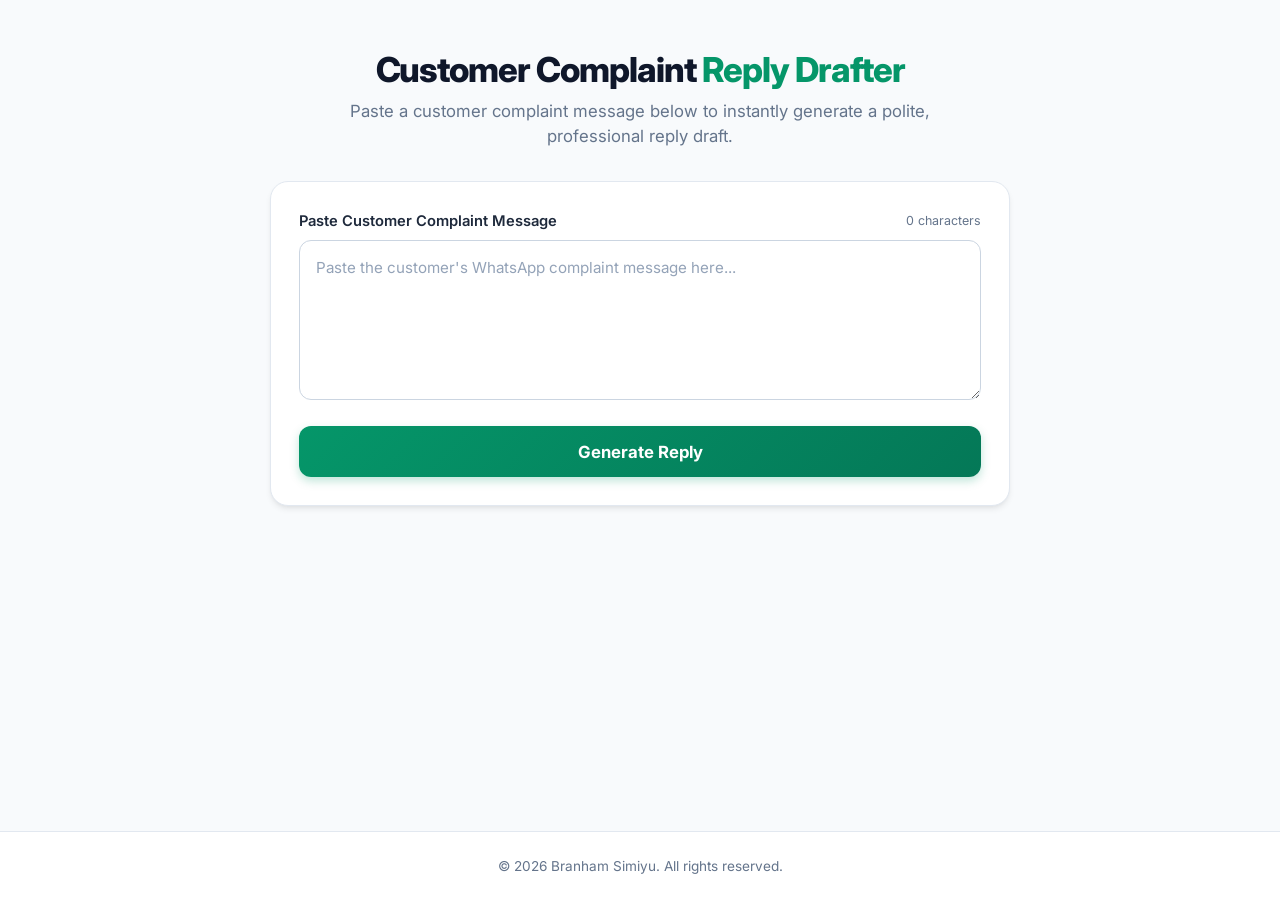
<file: Week4/day-20/templates/index.html>
<!DOCTYPE html>
<html lang="en">
<head>
  <meta charset="UTF-8">
  <meta name="viewport" content="width=device-width, initial-scale=1.0">
  <title>Customer Complaint Reply Drafter</title>
  <link rel="preconnect" href="https://fonts.googleapis.com">
  <link rel="preconnect" href="https://fonts.gstatic.com" crossorigin>
  <link href="https://fonts.googleapis.com/css2?family=Inter:wght@400;500;600;700;800&display=swap" rel="stylesheet">
  <style>
    :root {
      --primary: #059669;
      --primary-dark: #047857;
      --primary-light: #ecfdf5;
      --accent: #25D366; /* WhatsApp Green */
      --accent-dark: #128C7E;
      --surface: #ffffff;
      --bg: #f8fafc;
      --card-border: #e2e8f0;
      --text-main: #0f172a;
      --text-muted: #64748b;
      --radius-sm: 8px;
      --radius-md: 12px;
      --radius-lg: 18px;
      --shadow-md: 0 4px 6px -1px rgb(0 0 0 / 0.08), 0 2px 4px -2px rgb(0 0 0 / 0.05);
    }

    * {
      box-sizing: border-box;
      margin: 0;
      padding: 0;
    }

    body {
      font-family: 'Inter', -apple-system, BlinkMacSystemFont, 'Segoe UI', Roboto, sans-serif;
      background-color: var(--bg);
      color: var(--text-main);
      line-height: 1.5;
      min-height: 100vh;
      display: flex;
      flex-direction: column;
    }

    .container {
      width: 100%;
      max-width: 780px;
      margin: 0 auto;
      padding: 3rem 1.25rem 4rem;
      flex: 1;
    }

    header {
      text-align: center;
      margin-bottom: 2rem;
    }

    h1 {
      font-size: 2.15rem;
      font-weight: 800;
      color: #0f172a;
      letter-spacing: -0.03em;
      line-height: 1.25;
      margin-bottom: 0.5rem;
    }

    h1 span {
      color: var(--primary);
    }

    .subtitle {
      font-size: 1.05rem;
      color: var(--text-muted);
      max-width: 580px;
      margin: 0 auto;
    }

    .app-card {
      background-color: var(--surface);
      border: 1px solid var(--card-border);
      border-radius: var(--radius-lg);
      padding: 1.75rem;
      box-shadow: var(--shadow-md);
      margin-bottom: 2rem;
    }

    .form-group {
      margin-bottom: 1.25rem;
    }

    .form-label {
      display: flex;
      justify-content: space-between;
      align-items: center;
      font-size: 0.92rem;
      font-weight: 600;
      color: #1e293b;
      margin-bottom: 0.5rem;
    }

    .char-count {
      font-size: 0.78rem;
      color: var(--text-muted);
      font-weight: 400;
    }

    textarea.complaint-box {
      width: 100%;
      min-height: 160px;
      padding: 1rem;
      font-family: inherit;
      font-size: 0.95rem;
      color: var(--text-main);
      background-color: #ffffff;
      border: 1.5px solid #cbd5e1;
      border-radius: var(--radius-md);
      resize: vertical;
      line-height: 1.5;
      transition: border-color 0.2s, box-shadow 0.2s;
    }

    textarea.complaint-box:focus {
      outline: none;
      border-color: var(--primary);
      box-shadow: 0 0 0 3px rgba(5, 150, 105, 0.15);
    }

    textarea.complaint-box::placeholder {
      color: #94a3b8;
    }

    .btn-generate {
      width: 100%;
      display: flex;
      justify-content: center;
      align-items: center;
      gap: 0.5rem;
      background: linear-gradient(135deg, #059669 0%, #047857 100%);
      color: #ffffff;
      border: none;
      border-radius: var(--radius-md);
      padding: 0.95rem 1.5rem;
      font-size: 1.05rem;
      font-weight: 700;
      cursor: pointer;
      font-family: inherit;
      transition: all 0.2s ease;
      box-shadow: 0 4px 10px rgba(5, 150, 105, 0.25);
    }

    .btn-generate:hover:not(:disabled) {
      background: linear-gradient(135deg, #047857 0%, #065f46 100%);
      transform: translateY(-1px);
      box-shadow: 0 6px 14px rgba(5, 150, 105, 0.3);
    }

    .btn-generate:disabled {
      opacity: 0.65;
      cursor: not-allowed;
      transform: none;
    }

    .spinner {
      display: none;
      width: 18px;
      height: 18px;
      border: 2.5px solid rgba(255, 255, 255, 0.35);
      border-radius: 50%;
      border-top-color: #ffffff;
      animation: spin 0.75s linear infinite;
    }

    @keyframes spin {
      to { transform: rotate(360deg); }
    }

    .error-banner {
      display: none;
      background-color: #fef2f2;
      border: 1px solid #fecaca;
      border-radius: var(--radius-md);
      color: #991b1b;
      padding: 0.85rem 1rem;
      font-size: 0.9rem;
      margin-top: 1rem;
      align-items: center;
      gap: 0.5rem;
    }

    .result-section {
      display: none;
      margin-top: 2rem;
      animation: fadeIn 0.3s ease-out;
    }

    @keyframes fadeIn {
      from { opacity: 0; transform: translateY(8px); }
      to { opacity: 1; transform: translateY(0); }
    }

    .result-header {
      display: flex;
      justify-content: space-between;
      align-items: center;
      margin-bottom: 0.75rem;
      flex-wrap: wrap;
      gap: 0.5rem;
    }

    .result-title {
      font-size: 1.05rem;
      font-weight: 700;
      color: #0f172a;
      display: flex;
      align-items: center;
      gap: 0.5rem;
    }

    .whatsapp-preview-card {
      background-color: #efeae2;
      background-image: radial-gradient(#d6d0c4 1px, transparent 1px);
      background-size: 16px 16px;
      border: 1px solid #cbd5e1;
      border-radius: var(--radius-md);
      padding: 1.25rem;
      position: relative;
    }

    .whatsapp-bubble {
      background-color: #ffffff;
      border-radius: 8px;
      border-top-left-radius: 0;
      padding: 1rem 1.15rem;
      box-shadow: 0 1px 2px rgba(0, 0, 0, 0.12);
      max-width: 100%;
      position: relative;
    }

    .whatsapp-bubble::before {
      content: "";
      position: absolute;
      top: 0;
      left: -8px;
      width: 0;
      height: 0;
      border-top: 0 solid transparent;
      border-right: 8px solid #ffffff;
      border-bottom: 8px solid transparent;
    }

    .bubble-text {
      white-space: pre-wrap;
      font-size: 0.95rem;
      line-height: 1.6;
      color: #111827;
      word-break: break-word;
    }

    .bubble-meta {
      display: flex;
      justify-content: flex-end;
      align-items: center;
      gap: 0.3rem;
      margin-top: 0.5rem;
      font-size: 0.72rem;
      color: #64748b;
    }

    .draft-actions {
      display: flex;
      flex-wrap: wrap;
      gap: 0.75rem;
      margin-top: 1rem;
    }

    .btn-action {
      flex: 1;
      min-width: 170px;
      display: inline-flex;
      justify-content: center;
      align-items: center;
      gap: 0.45rem;
      padding: 0.75rem 1rem;
      font-size: 0.9rem;
      font-weight: 600;
      font-family: inherit;
      border-radius: var(--radius-sm);
      cursor: pointer;
      transition: all 0.15s ease;
      text-decoration: none;
    }

    .btn-copy {
      background-color: #ffffff;
      color: #1e293b;
      border: 1.5px solid #cbd5e1;
    }

    .btn-copy:hover {
      background-color: #f1f5f9;
      border-color: #94a3b8;
    }

    .btn-copy.copied {
      background-color: var(--primary-light);
      border-color: var(--primary);
      color: var(--primary-dark);
    }

    .btn-whatsapp {
      background-color: var(--accent);
      color: #ffffff;
      border: 1.5px solid var(--accent-dark);
    }

    .btn-whatsapp:hover {
      background-color: var(--accent-dark);
    }

    footer {
      text-align: center;
      padding: 1.5rem 1rem;
      border-top: 1px solid var(--card-border);
      background-color: #ffffff;
      color: var(--text-muted);
      font-size: 0.85rem;
    }

    @media (max-width: 640px) {
      .container {
        padding: 1.5rem 1rem;
      }
      h1 {
        font-size: 1.65rem;
      }
      .app-card {
        padding: 1.25rem;
      }
      .btn-action {
        width: 100%;
      }
    }
  </style>
</head>
<body>

  <div class="container">
    <header>
      <h1>Customer Complaint <span>Reply Drafter</span></h1>
      <p class="subtitle">
        Paste a customer complaint message below to instantly generate a polite, professional reply draft.
      </p>
    </header>

    <div class="app-card">
      <!-- Core Form: Exactly one text box, one button -->
      <form id="replyForm" onsubmit="handleGenerate(event)">
        <div class="form-group">
          <div class="form-label">
            <label for="complaintInput">Paste Customer Complaint Message</label>
            <span class="char-count" id="charCount">0 characters</span>
          </div>
          <textarea 
            id="complaintInput" 
            class="complaint-box" 
            placeholder="Paste the customer's WhatsApp complaint message here..."
            required></textarea>
        </div>

        <button type="submit" class="btn-generate" id="generateBtn">
          <span class="spinner" id="spinner"></span>
          <span id="btnText">Generate Reply</span>
        </button>
      </form>

      <!-- Error Alert -->
      <div class="error-banner" id="errorBanner">
        <span>⚠️</span>
        <span id="errorMessage">An error occurred while generating the reply.</span>
      </div>

      <!-- Result Section (Returned on the same page) -->
      <div class="result-section" id="resultSection">
        <div class="result-header">
          <div class="result-title">
            <span>📱 Draft Response</span>
          </div>
        </div>

        <!-- WhatsApp Preview Card -->
        <div class="whatsapp-preview-card">
          <div class="whatsapp-bubble">
            <div class="bubble-text" id="draftOutput"></div>
            <div class="bubble-meta">
              <span id="bubbleTime">Just now</span>
              <span style="color: #38bdf8; font-weight: bold;">✓✓</span>
            </div>
          </div>
        </div>

        <!-- Action Buttons -->
        <div class="draft-actions">
          <button type="button" class="btn-action btn-copy" id="copyBtn" onclick="copyDraft()">
            <span id="copyIcon">📋</span>
            <span id="copyText">Copy to Clipboard</span>
          </button>
          <a href="#" class="btn-action btn-whatsapp" id="whatsappLink" target="_blank" rel="noopener">
            <span>💬</span>
            <span>Send via WhatsApp Web</span>
          </a>
        </div>
      </div>
    </div>
  </div>

  <!-- Footer with copyright only -->
  <footer>
    <p>&copy; 2026 Branham Simiyu. All rights reserved.</p>
  </footer>

  <script>
    const textarea = document.getElementById('complaintInput');
    const charCount = document.getElementById('charCount');
    const generateBtn = document.getElementById('generateBtn');
    const btnText = document.getElementById('btnText');
    const spinner = document.getElementById('spinner');
    const errorBanner = document.getElementById('errorBanner');
    const errorMessage = document.getElementById('errorMessage');
    const resultSection = document.getElementById('resultSection');
    const draftOutput = document.getElementById('draftOutput');
    const copyBtn = document.getElementById('copyBtn');
    const copyText = document.getElementById('copyText');
    const whatsappLink = document.getElementById('whatsappLink');

    // Live character counter
    textarea.addEventListener('input', () => {
      charCount.textContent = `${textarea.value.length} characters`;
    });

    // Form Submission: Calls backend API using the server's Gemini API key
    async function handleGenerate(e) {
      e.preventDefault();
      const text = textarea.value.trim();
      if (!text) return;

      generateBtn.disabled = true;
      spinner.style.display = 'inline-block';
      btnText.textContent = 'Generating Reply...';
      errorBanner.style.display = 'none';

      try {
        const response = await fetch('/api/generate-reply', {
          method: 'POST',
          headers: {
            'Content-Type': 'application/json'
          },
          body: JSON.stringify({ complaint: text })
        });

        const data = await response.json();

        if (!response.ok || !data.success) {
          throw new Error(data.message || 'Failed to generate reply');
        }

        // Display results on the same page
        draftOutput.textContent = data.reply;
        
        // Update WhatsApp web link
        const encoded = encodeURIComponent(data.reply);
        whatsappLink.href = `https://wa.me/?text=${encoded}`;

        resultSection.style.display = 'block';
        resultSection.scrollIntoView({ behavior: 'smooth', block: 'nearest' });

        copyBtn.classList.remove('copied');
        copyText.textContent = 'Copy to Clipboard';
      } catch (err) {
        errorMessage.textContent = err.message || 'Network error. Please try again.';
        errorBanner.style.display = 'flex';
      } finally {
        generateBtn.disabled = false;
        spinner.style.display = 'none';
        btnText.textContent = 'Generate Reply';
      }
    }

    // Copy draft to clipboard
    async function copyDraft() {
      const text = draftOutput.textContent;
      if (!text) return;

      try {
        await navigator.clipboard.writeText(text);
        copyBtn.classList.add('copied');
        copyText.textContent = 'Copied to Clipboard!';
        setTimeout(() => {
          copyBtn.classList.remove('copied');
          copyText.textContent = 'Copy to Clipboard';
        }, 2500);
      } catch (err) {
        const ta = document.createElement('textarea');
        ta.value = text;
        document.body.appendChild(ta);
        ta.select();
        document.execCommand('copy');
        document.body.removeChild(ta);
        copyBtn.classList.add('copied');
        copyText.textContent = 'Copied!';
        setTimeout(() => {
          copyBtn.classList.remove('copied');
          copyText.textContent = 'Copy to Clipboard';
        }, 2500);
      }
    }
  </script>
</body>
</html>
</file>
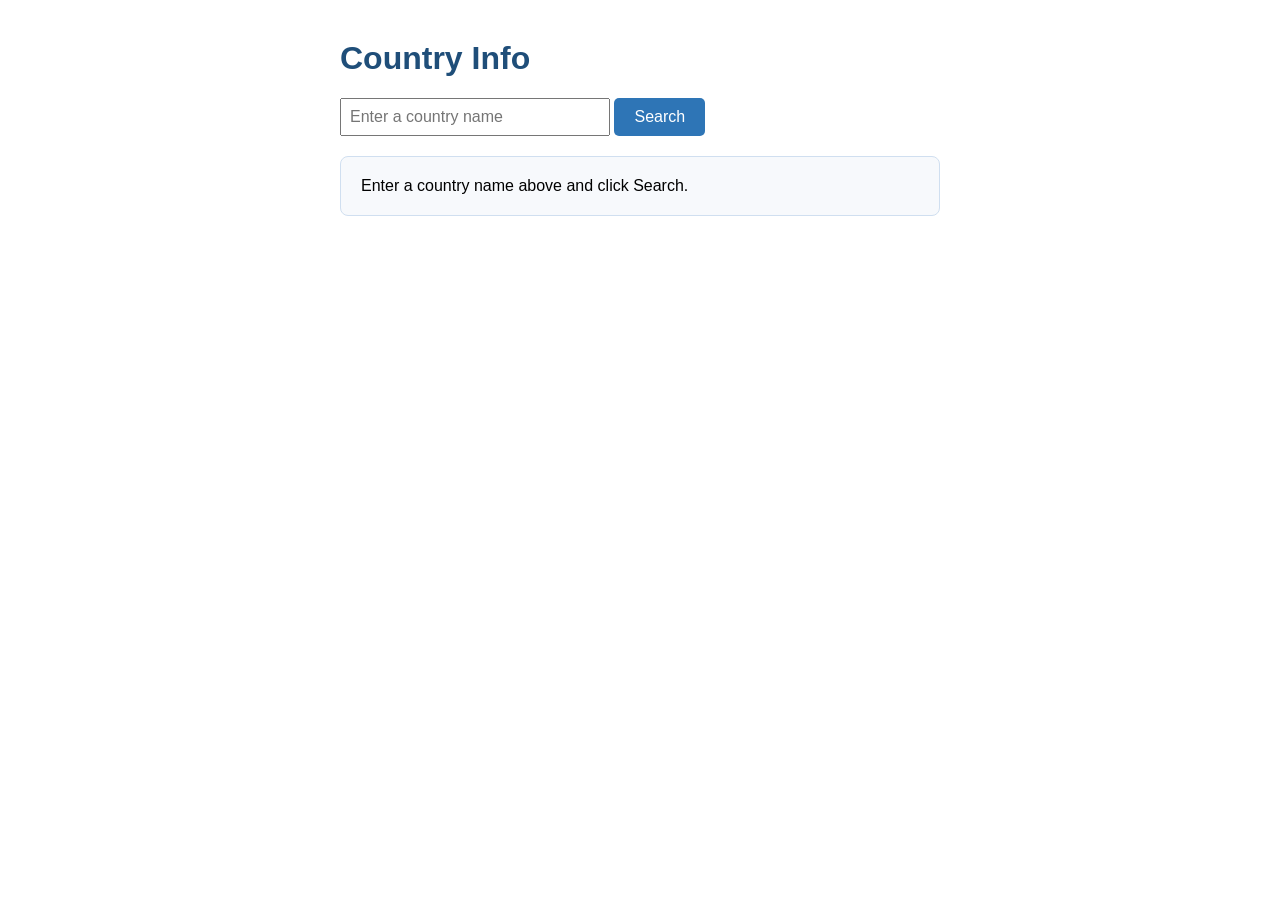
<file: browser-api-call/rest-country.html>
<!DOCTYPE html>
<html lang="en">
<head>
  <meta charset="UTF-8">
  <title>Country Info</title>
  <style>
    body { font-family: Arial, sans-serif; max-width: 600px; margin: 40px auto; padding: 0 20px; }
    h1 { color: #1F4E79; }
    #result { background: #f7f9fc; border: 1px solid #d0dff0; border-radius: 8px; padding: 20px; margin-top: 20px; }
    button { background: #2E75B6; color: white; border: none; padding: 10px 20px; border-radius: 5px; cursor: pointer; font-size: 16px; }
    button:hover { background: #1F4E79; }
  </style>
</head>
<body>

<h1>Country Info</h1>
<input type="text" id="countryInput" placeholder="Enter a country name" style="padding:8px; font-size:16px; width:250px;">
<button onclick="loadCountry()">Search</button>
<div id="result">Enter a country name above and click Search.</div>

<script>
async function loadCountry() {
  const country = document.getElementById("countryInput").value.trim();

  if (!country) {
    document.getElementById("result").innerHTML = "Please enter a country name.";
    return;
  }

  document.getElementById("result").innerHTML = "Loading...";

  try {
    const response = await fetch(`/api/country?name=${encodeURIComponent(country)}`);
    const payload = await response.json();
    const apiErrors = Array.isArray(payload?.errors)
      ? payload.errors.map(error => error?.message).filter(Boolean).join("; ")
      : "";

    if (!response.ok) {
      throw new Error(apiErrors || `Country lookup failed (${response.status})`);
    }

    const countries = payload?.data?.objects;
    if (!Array.isArray(countries) || countries.length === 0) {
      throw new Error(apiErrors || "No country matched that name.");
    }

    const info = countries[0];
    const name = info.names?.common || country;
    const capital = info.capitals?.[0]?.name || "N/A";
    const population = Number.isFinite(info.population)
      ? info.population.toLocaleString()
      : "N/A";
    const region = info.region || "N/A";
    const flag = info.flag?.emoji || "";

    const result = document.getElementById("result");
    result.replaceChildren();

    const heading = document.createElement("h2");
    heading.textContent = `${flag} ${name}`;
    result.appendChild(heading);

    for (const [label, value] of [
      ["Capital:", capital],
      ["Region:", region],
      ["Population:", population]
    ]) {
      const paragraph = document.createElement("p");
      const strong = document.createElement("strong");
      strong.textContent = label;
      paragraph.append(strong, ` ${value}`);
      result.appendChild(paragraph);
    }
  } catch (error) {
    document.getElementById("result").textContent = `Error: ${error.message}`;
  }
}
</script>

</body>
</html>
</file>
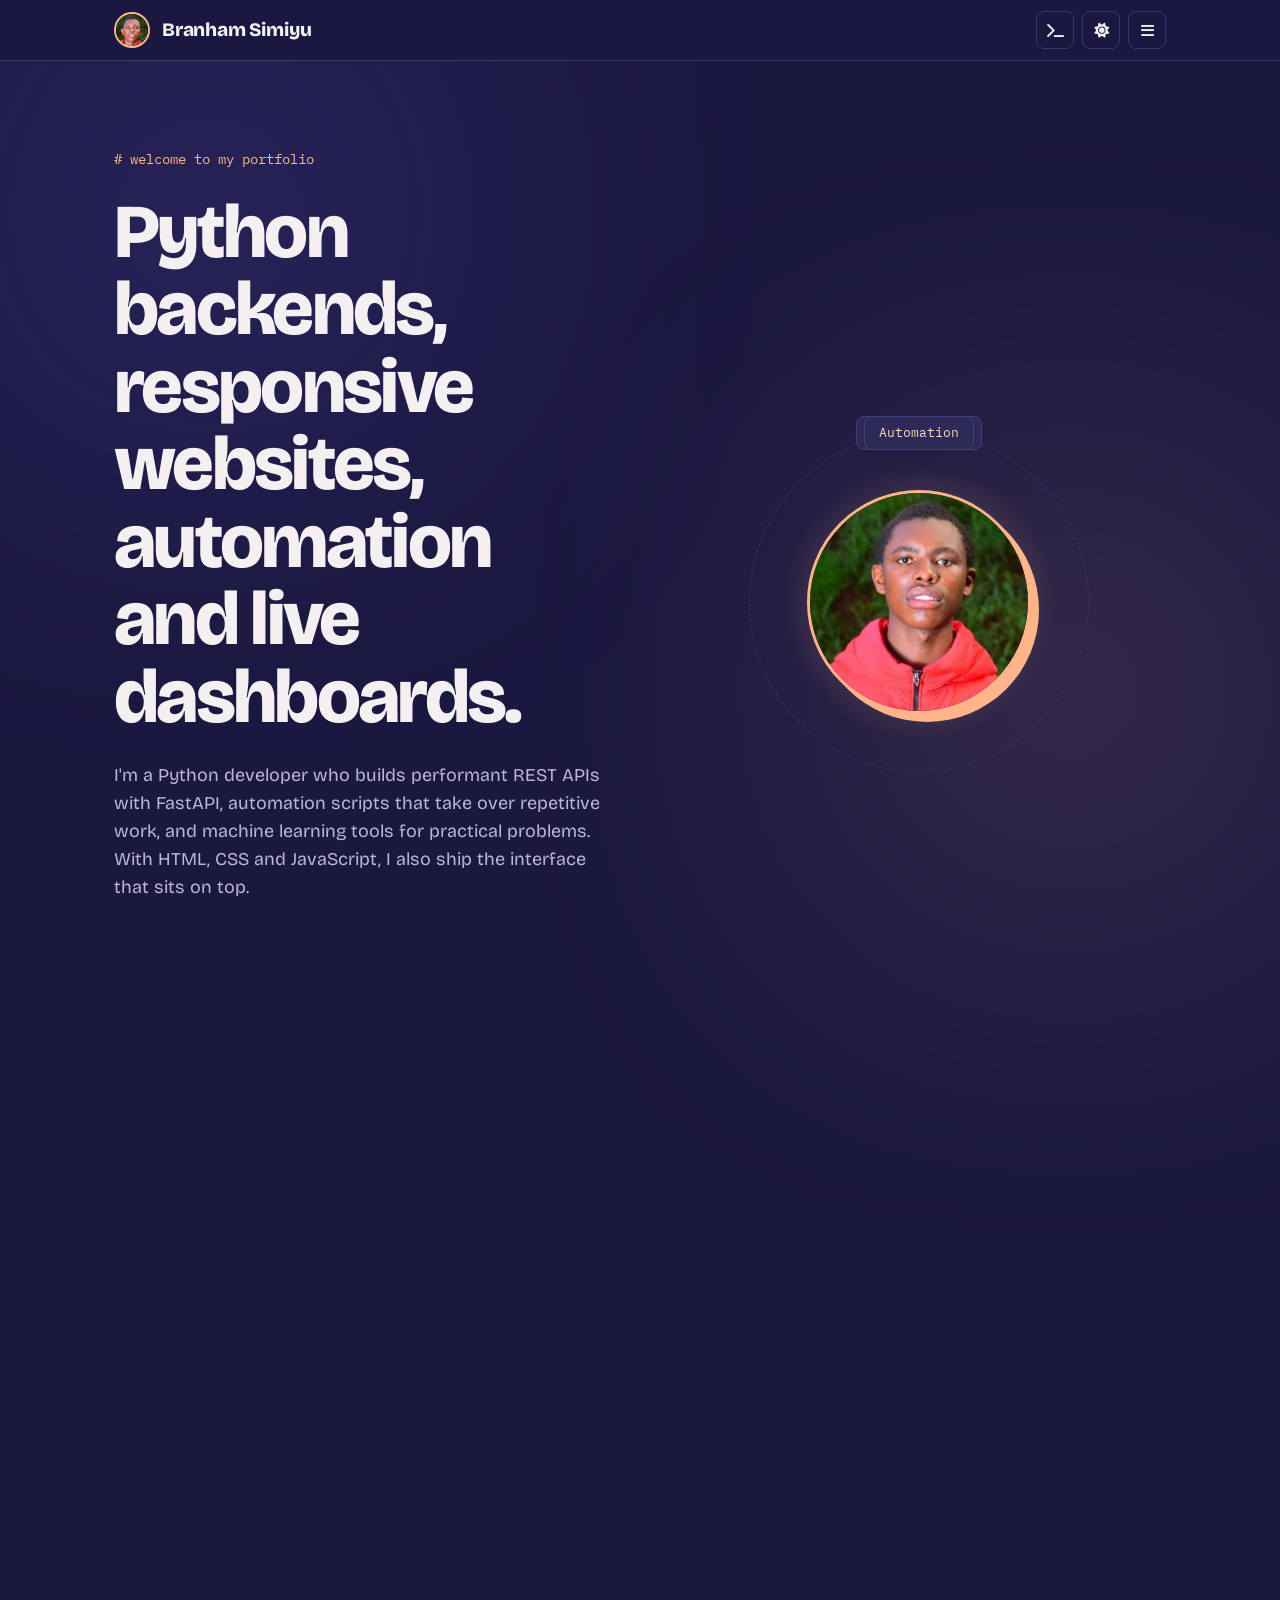
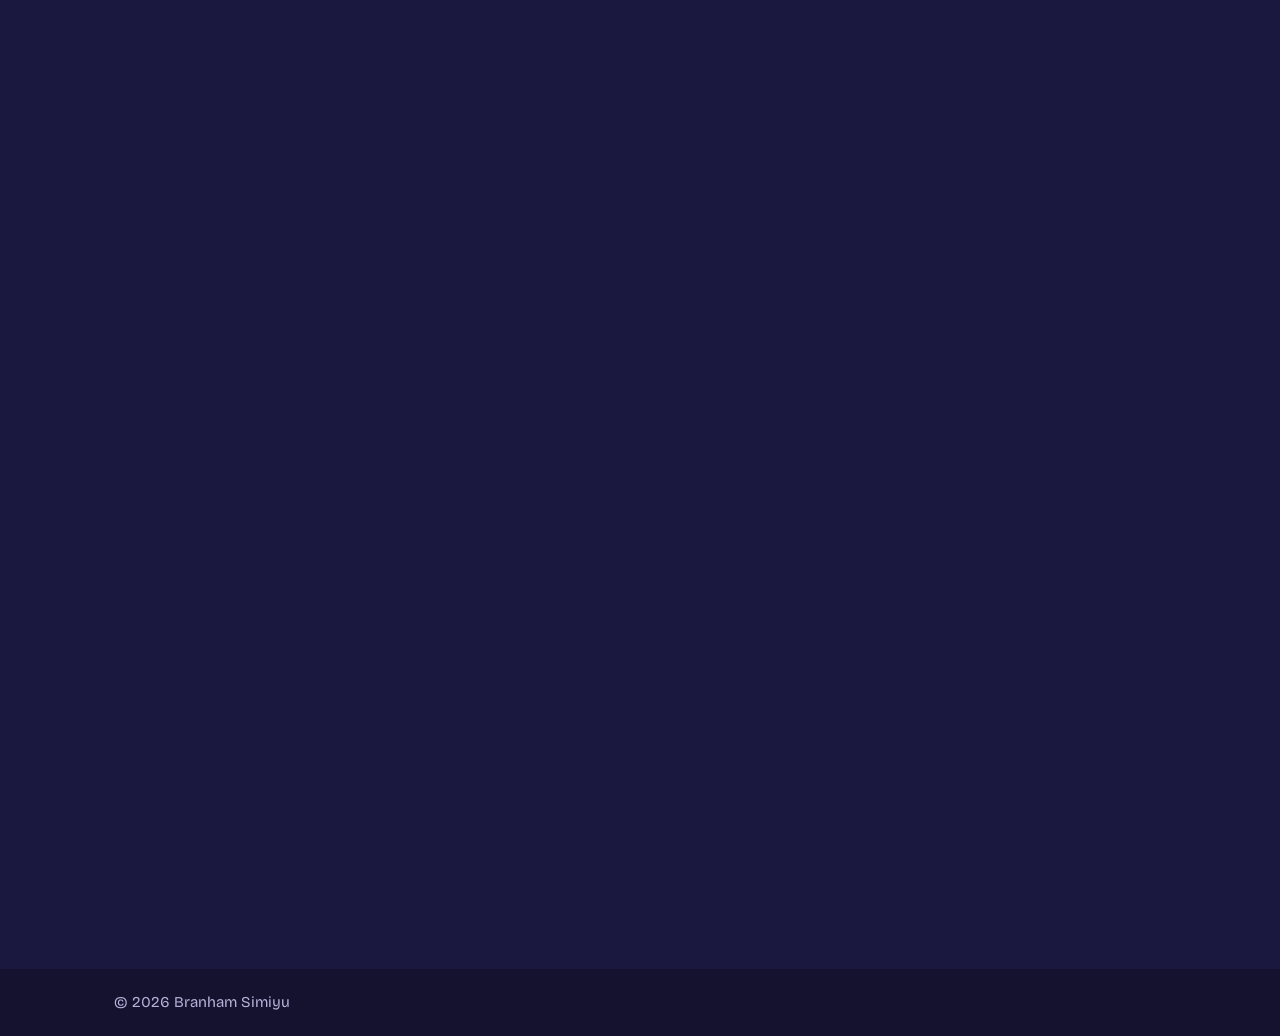
<file: my-portfolio/Merged.html>
<!DOCTYPE html>
<html lang="en" data-theme="dark">
<head>
  <meta charset="UTF-8">
  <meta name="viewport" content="width=device-width, initial-scale=1, viewport-fit=cover">
  <title>Branham Simiyu | Python developer</title>
  <meta name="description" content="Python developer and web developer building FastAPI backends, automated workflows, machine learning tools, responsive websites, PWAs and live dashboards. Available for freelance work.">

  <!-- Apply the saved theme before first paint to avoid a flash -->
  <script>
    try {
      var t = localStorage.getItem('theme');
      if (t === 'light' || t === 'dark') document.documentElement.setAttribute('data-theme', t);
    } catch (e) {}
  </script>

  <link rel="preconnect" href="https://fonts.googleapis.com">
  <link rel="preconnect" href="https://fonts.gstatic.com" crossorigin>
  <link href="https://fonts.googleapis.com/css2?family=Bricolage+Grotesque:opsz,wght@12..96,400;12..96,500;12..96,700;12..96,800&family=IBM+Plex+Mono:wght@400;500&display=swap" rel="stylesheet">
  <link href="https://cdnjs.cloudflare.com/ajax/libs/font-awesome/6.5.2/css/all.min.css" rel="stylesheet">
  <style>
/* ---------- Tokens ---------- */
:root {
  /* Page (changes with theme) */
  --bg: #1b1840;
  --text: #f4eff0;
  --muted: #b9b5dc;
  --accent: #ffb48a;
  --line: #3a3670;
  --topbar: rgba(27, 24, 64, 0.92);
  --btn-bg: #ffb48a;
  --btn-text: #2d2a55;

  /* Editor windows (always dark, like a real editor) */
  --win: #232048;
  --win-bar: #2d2a55;
  --win-edge: #433f7a;
  --win-text: #e8e6f6;
  --win-muted: #b5b2d8;
  --c-key: #ffb48a;
  --c-str: #d9d6f5;
  --c-var: #ffd9c2;
  --c-ok: #9be3b8;

  --display: "Bricolage Grotesque", "Segoe UI", Arial, sans-serif;
  --mono: "IBM Plex Mono", ui-monospace, Menlo, Consolas, monospace;
  --pad: clamp(20px, 5vw, 64px);
}

[data-theme="light"] {
  --bg: #fbf6f3;
  --text: #2d2a55;
  --muted: #55527a;
  --accent: #b4491c;
  --line: #e3d6d0;
  --topbar: rgba(251, 246, 243, 0.92);
  --btn-bg: #2d2a55;
  --btn-text: #fbf6f3;
}

/* ---------- Base ---------- */
* { box-sizing: border-box; }
html { scroll-behavior: smooth; scroll-padding-top: 76px; }
body {
  margin: 0;
  background: var(--bg);
  color: var(--text);
  font-family: var(--display);
  font-size: 18px;
  line-height: 1.55;
  -webkit-font-smoothing: antialiased;
  overflow-x: clip;
}
a { color: inherit; }
:focus-visible { outline: 3px solid var(--accent); outline-offset: 3px; border-radius: 3px; }
.wrap { max-width: 1180px; margin: 0 auto; padding: 0 var(--pad); }
section { padding: clamp(52px, 8vw, 96px) 0; }
h1, h2, h3 { margin: 0; }
main h2 { font-size: clamp(30px, 4vw, 48px); line-height: 1.05; letter-spacing: -0.03em; font-weight: 800; }
.comment { font-family: var(--mono); font-size: 14px; color: var(--accent); margin: 0 0 14px; }
.section-intro { color: var(--muted); max-width: 36em; margin: 12px 0 44px; }
.sr-only { position: absolute; width: 1px; height: 1px; overflow: hidden; clip: rect(0 0 0 0); white-space: nowrap; }

/* ---------- Loader and progress ---------- */
.loader {
  position: fixed; inset: 0; z-index: 9999;
  display: flex; align-items: center; justify-content: center;
  background: #14122f; color: #f4eff0;
  transition: opacity 0.45s ease;
}
.loader[hidden] { display: none; }
.loader.is-done { opacity: 0; pointer-events: none; }
.loader-stack { position: relative; display: grid; place-items: center; width: 220px; height: 220px; }
.loader-ring {
  position: absolute; inset: 0; border-radius: 50%;
  border: 4px solid #2d2a55; border-top-color: #ffb48a;
  animation: spin 1.1s linear infinite;
}
.loader-name { margin: 0; text-align: center; font-weight: 700; font-size: 20px; line-height: 1.3; }
.loader-name span { display: block; font-family: var(--mono); font-weight: 400; font-size: 12px; color: #b5b2d8; }
@keyframes spin { to { transform: rotate(360deg); } }

.progress { position: fixed; top: 0; left: 0; height: 3px; width: 0; background: var(--accent); z-index: 60; }

/* ---------- Top bar (editor tabs) ---------- */
.topbar {
  position: sticky; top: 0; z-index: 50;
  background: var(--topbar);
  backdrop-filter: blur(8px);
  border-bottom: 1px solid var(--line);
}
.topbar-in {
  max-width: 1180px; margin: 0 auto; padding: 0 var(--pad);
  position: relative; display: flex; align-items: center; gap: 24px; min-height: 60px;
}
.brand { display: inline-flex; align-items: center; gap: 12px; font-weight: 800; font-size: 19px; letter-spacing: -0.01em; text-decoration: none; white-space: nowrap; }
.avatar { width: 36px; height: 36px; border-radius: 50%; object-fit: cover; border: 2px solid var(--accent); display: block; background: #2d2a55; }
/* Sun and moon glyphs: show the one you would switch to */
[data-theme="dark"] .icon-moon, [data-theme="light"] .icon-sun { display: none; }
/* Menu button: hamburger when closed, X when open */
#menuBtn[aria-expanded="true"] .i-bars, #menuBtn[aria-expanded="false"] .i-x { display: none; }

.menu {
  position: absolute; top: calc(100% + 6px); right: var(--pad);
  width: min(300px, calc(100vw - var(--pad) * 2));
  display: flex; flex-direction: column; padding: 8px;
  background: var(--bg); border: 1px solid var(--line); border-radius: 12px;
  box-shadow: 0 24px 50px -20px rgba(0, 0, 0, 0.55);
}
.menu[hidden] { display: none; }
.menu a {
  padding: 13px 16px; border-radius: 8px; border-left: 3px solid transparent;
  font-weight: 600; font-size: 17px; text-decoration: none; color: var(--muted);
}
.menu a:hover { background: var(--line); color: var(--text); }
.menu a.is-active { color: var(--text); border-left-color: var(--accent); }
.tools { margin-left: auto; display: flex; gap: 8px; }
.icon-btn {
  width: 38px; height: 38px; border-radius: 8px; cursor: pointer;
  background: transparent; color: var(--text); border: 1px solid var(--line); font-size: 15px;
}
.icon-btn:hover { border-color: var(--accent); color: var(--accent); }

/* ---------- Hero ---------- */
.hero { padding-top: clamp(40px, 7vw, 88px); }
main h1 { font-size: clamp(38px, 6vw, 76px); line-height: 1.02; letter-spacing: -0.035em; font-weight: 800; margin-bottom: 26px; }
.lede { color: var(--muted); max-width: 34em; margin: 0 0 32px; }
.actions { display: flex; flex-wrap: wrap; gap: 12px; }
.btn {
  display: inline-block; padding: 13px 24px; border-radius: 8px; cursor: pointer;
  font-family: var(--display); font-weight: 700; font-size: 16px; text-decoration: none;
  border: 2px solid var(--text); background: transparent; color: var(--text);
  transition: transform 0.15s ease, box-shadow 0.15s ease;
}
.btn:hover { transform: translate(-2px, -2px); box-shadow: 4px 4px 0 var(--accent); }
.btn-primary { background: var(--btn-bg); color: var(--btn-text); border-color: var(--btn-bg); }
.btn-send { background: var(--c-key); color: #2d2a55; border-color: var(--c-key); }

/* Orbit */
.orbit-wrap { position: relative; width: clamp(240px, 72vw, 340px); aspect-ratio: 1; margin: 0 auto; }
.ring { position: absolute; inset: 0; border-radius: 50%; border: 1.5px dashed var(--line); }
.portrait {
  position: absolute; inset: 17%; width: 66%; height: 66%;
  border-radius: 50%; object-fit: cover; object-position: 50% 20%;
  border: 3px solid #ffb48a; box-shadow: 8px 8px 0 #ffb48a; background: #2d2a55;
}
.orbit { position: absolute; inset: 0; transform: rotate(var(--a)); animation: orbit 28s linear infinite; }
.badge {
  position: absolute; left: 50%; top: -16px;
  padding: 6px 14px; border-radius: 8px; white-space: nowrap;
  font-family: var(--mono); font-size: 13px;
  background: var(--win-bar); color: var(--c-var); border: 1px solid var(--win-edge);
  transform: translateX(-50%) rotate(calc(var(--a) * -1));
  animation: upright 28s linear infinite;
}
@keyframes orbit {
  from { transform: rotate(var(--a)); }
  to   { transform: rotate(calc(var(--a) + 360deg)); }
}
@keyframes upright {
  from { transform: translateX(-50%) rotate(calc(var(--a) * -1)); }
  to   { transform: translateX(-50%) rotate(calc(var(--a) * -1 - 360deg)); }
}

/* ---------- Editor windows and cards ---------- */
.win {
  background: var(--win); color: var(--win-text);
  border: 1px solid var(--win-edge); border-radius: 12px; overflow: hidden;
  box-shadow: 0 24px 50px -28px rgba(0, 0, 0, 0.55);
}
.win-bar {
  display: flex; align-items: center; gap: 12px;
  padding: 10px 16px; background: var(--win-bar);
  font-family: var(--mono); font-size: 12px; color: var(--win-muted);
}
.lights { display: inline-flex; gap: 7px; }
.lights i { width: 11px; height: 11px; border-radius: 50%; display: block; }
.lights i:nth-child(1) { background: #ff5f57; }
.lights i:nth-child(2) { background: #febc2e; }
.lights i:nth-child(3) { background: #28c840; }

.code { margin: 0; padding: 22px 22px 26px; font-family: var(--mono); font-size: 14px; line-height: 1.85; overflow-x: auto; }
.c-key { color: var(--c-key); }
.c-str { color: var(--c-str); }
.c-var { color: var(--c-var); }
.c-ok  { color: var(--c-ok); }

.stack-cards { display: grid; gap: 18px; }
.card {
  background: var(--win); color: var(--win-text);
  border: 1px solid var(--win-edge); border-radius: 12px; padding: 22px;
}
.card h3 { font-size: 20px; line-height: 1.2; letter-spacing: -0.015em; margin-bottom: 8px; font-weight: 700; }
.card p { margin: 0; color: var(--win-muted); font-size: 16px; }
.h-peach { color: #ffb48a; }
.h-lav { color: #cfcaff; }
.h-green { color: #9be3b8; }
.h-sand { color: #ffd9c2; }

/* Skills */
.tree { padding: 14px 8px 18px; font-family: var(--mono); font-size: 14px; }
.tree details { padding: 2px 0; }
.tree summary { cursor: pointer; padding: 6px 12px; border-radius: 6px; list-style: none; color: var(--c-var); }
.tree summary::-webkit-details-marker { display: none; }
.tree summary:hover { background: var(--win-bar); }
.tree ul { list-style: none; margin: 0; padding: 0 0 6px 28px; }
.tree li { padding: 4px 12px; color: var(--win-text); }
.tree i { width: 18px; margin-right: 6px; color: var(--win-muted); }
.skill i { font-size: 38px; margin-bottom: 14px; display: block; }
.skill h3 { font-size: 18px; }
.skill p { font-size: 15px; }
.s-python { color: #ffd43b; }
.s-fastapi { color: #2fd1b4; }
.s-pandas { color: #cdbdff; }
.s-sklearn { color: #ff9d4d; }
.s-js { color: #f7df1e; }
.s-html { color: #ff7a4d; }
.s-react { color: #61dafb; }
.s-github { color: #f4eff0; }

/* Projects */
.project-list { display: grid; gap: 28px; }
.project .file { display: inline-flex; align-items: center; gap: 8px; color: var(--win-text); }
.project .kind { margin-left: auto; padding: 2px 10px; border-radius: 99px; background: #ffd9c2; color: #2d2a55; font-family: var(--display); font-size: 13px; font-weight: 500; }
.project-body { padding: 28px; }
.project h3 { font-size: clamp(22px, 2.6vw, 28px); line-height: 1.15; letter-spacing: -0.02em; font-weight: 700; color: var(--c-var); }
.tool-chips { display: flex; flex-wrap: wrap; gap: 6px; margin-top: 16px; }
.tool-chips span { font-family: var(--mono); font-size: 13px; padding: 3px 10px; border-radius: 4px; background: #2d2a55; color: var(--c-str); border: 1px solid var(--win-edge); }
.case { margin: 0; display: grid; grid-template-columns: 5.5rem 1fr; gap: 14px 20px; }
.case dt { font-weight: 700; color: var(--c-key); }
.case dd { margin: 0; color: var(--win-muted); font-size: 16.5px; }
.case dd.result { color: #fff; font-weight: 500; padding-left: 14px; border-left: 4px solid var(--c-key); }

/* Services */
.service i { font-size: 30px; color: var(--c-key); margin-bottom: 18px; display: block; }
.service h3 { font-size: 22px; color: var(--c-var); }
.service p { font-size: 16.5px; }

/* Contact */
.form { padding: 26px; display: grid; gap: 22px; }
.form label { display: block; font-family: var(--mono); font-size: 14px; color: var(--c-key); }
.form input, .form textarea {
  width: 100%; margin-top: 8px; padding: 10px 2px;
  background: transparent; color: var(--win-text);
  border: 0; border-bottom: 1px solid var(--win-edge);
  font-family: var(--display); font-size: 17px;
}
.form textarea { border: 1px solid var(--win-edge); border-radius: 8px; padding: 14px; resize: vertical; }
.form input:focus, .form textarea:focus { outline: none; border-color: var(--c-key); }
.form input::placeholder, .form textarea::placeholder { color: #8a86b5; }
.form-status { margin: 0; min-height: 1.4em; font-size: 15px; color: var(--c-ok); }

.reach h3 { font-size: clamp(26px, 3vw, 34px); letter-spacing: -0.02em; font-weight: 800; margin-bottom: 14px; }
.reach > p { color: var(--muted); margin: 0 0 28px; max-width: 32em; }
.email-row { display: flex; align-items: center; gap: 16px; margin-bottom: 28px; }
.email-ico {
  width: 52px; height: 52px; border-radius: 12px; flex: none;
  display: grid; place-items: center; font-size: 18px;
  background: var(--win); color: var(--c-key); border: 1px solid var(--win-edge);
}
.email-label { margin: 0; font-weight: 700; line-height: 1.2; }
.email-link { font-family: var(--mono); font-size: 15px; color: var(--muted); word-break: break-all; }
.email-link:hover { color: var(--accent); }
.copy-btn { margin-left: auto; width: 40px; height: 40px; border-radius: 8px; cursor: pointer; background: transparent; color: var(--text); border: 1px solid var(--line); flex: none; }
.copy-btn:hover { border-color: var(--accent); color: var(--accent); }

.contact-icons { list-style: none; margin: 0; padding: 0; display: flex; flex-wrap: wrap; gap: 16px; }
.contact-icons a {
  width: 64px; height: 64px; border-radius: 50%;
  display: flex; align-items: center; justify-content: center;
  color: #fff; font-size: 28px;
  transition: transform 0.15s ease, box-shadow 0.15s ease;
}
.contact-icons a:hover { transform: translate(-2px, -2px); box-shadow: 5px 5px 0 var(--accent); }
.contact-icons svg { width: 28px; height: 28px; }
.icon-whatsapp { background: #25d366; }
.icon-telegram { background: #229ed9; }
.icon-linkedin { background: #0a66c2; }
.icon-gmail { background: #d93025; }


.foot { padding: 22px 0; font-size: 15px; color: #b5b2d8; background: #14122f; }
[data-theme="light"] .foot { background: var(--bg); color: var(--muted); border-top: 1px solid var(--line); }

/* ---------- Command palette and toast ---------- */
.palette {
  position: fixed; inset: 0; z-index: 9998;
  display: flex; align-items: flex-start; justify-content: center;
  padding: 12vh 12px 0; background: rgba(10, 8, 30, 0.65);
}
.palette[hidden] { display: none; }
.palette-box { width: 100%; max-width: 640px; background: var(--win); border: 1px solid var(--win-edge); border-radius: 12px; overflow: hidden; box-shadow: 0 30px 60px rgba(0, 0, 0, 0.5); }
.palette-box input { width: 100%; padding: 16px 20px; background: #1b1840; color: #fff; border: 0; border-bottom: 1px solid var(--win-edge); font-family: var(--mono); font-size: 15px; }
.palette-box input:focus { outline: none; }
.palette-list { list-style: none; margin: 0; padding: 6px; max-height: 50vh; overflow-y: auto; }
.palette-list li { padding: 11px 14px; border-radius: 8px; cursor: pointer; color: var(--c-str); font-size: 16px; }
.palette-list li[aria-selected="true"], .palette-list li:hover { background: #3a3670; color: #fff; }
.palette-empty { padding: 14px; color: var(--win-muted); font-size: 15px; }

.toast {
  position: fixed; left: 50%; bottom: 24px; z-index: 9997;
  transform: translate(-50%, 20px); opacity: 0; pointer-events: none;
  padding: 10px 18px; border-radius: 8px;
  background: #2d2a55; color: #fff; border: 1px solid #ffb48a; font-size: 15px;
  transition: opacity 0.2s ease, transform 0.2s ease;
}
.toast.show { opacity: 1; transform: translate(-50%, 0); }

/* ---------- Responsive ---------- */
@media (max-width: 760px) {
  body { font-size: 17px; }
  .topbar-in { gap: 12px; }
  .brand { font-size: 17px; }
  .project-body { padding: 22px; }
  .case { grid-template-columns: 1fr; gap: 2px 0; }
  .case dd { margin-bottom: 14px; }
  .portrait { box-shadow: 5px 5px 0 #ffb48a; }
}

@media (prefers-reduced-motion: reduce) {
  html { scroll-behavior: auto; }
  .loader, .toast, .btn, .contact-icons a { transition: none; }
  .loader-ring { animation: none; }
  .orbit, .badge { animation: none; }
}

/* Project links and GitHub icon */
.project-links { display: flex; flex-wrap: wrap; gap: 10px; margin-top: 22px; }
.plink {
  display: inline-flex; align-items: center; gap: 8px;
  padding: 9px 16px; border-radius: 8px; text-decoration: none;
  font-weight: 700; font-size: 15px;
  color: var(--c-key); border: 2px solid var(--c-key);
  transition: background 0.15s ease, color 0.15s ease;
}
.plink:hover { background: var(--c-key); color: #2d2a55; }
.plink-live { background: var(--c-key); color: #2d2a55; }
.plink-live:hover { background: var(--c-var); border-color: var(--c-var); }
.contact-icons .icon-github { background: #f4eff0; color: #24292f; }
@media (prefers-reduced-motion: reduce) { .plink { transition: none; } }

/* ---------- Layout helpers (replace Tailwind) ---------- */
.grid { display: grid; }
.grid > * { min-width: 0; }
.grid-cols-2 { grid-template-columns: repeat(2, minmax(0, 1fr)); }
.items-center { align-items: center; }
.items-start { align-items: flex-start; }
.gap-5 { gap: 1.25rem; }
.gap-6 { gap: 1.5rem; }
.gap-8 { gap: 2rem; }
.gap-10 { gap: 2.5rem; }
.gap-12 { gap: 3rem; }
@media (min-width: 768px) {
  .md\:grid-cols-2 { grid-template-columns: repeat(2, minmax(0, 1fr)); }
  .md\:grid-cols-3 { grid-template-columns: repeat(3, minmax(0, 1fr)); }
}
@media (min-width: 1024px) {
  .lg\:grid-cols-2 { grid-template-columns: repeat(2, minmax(0, 1fr)); }
  .lg\:gap-14 { gap: 3.5rem; }
  .lg\:gap-16 { gap: 4rem; }
}

/* ---------- Mobile refinements ---------- */
html { -webkit-text-size-adjust: 100%; }
button, a { -webkit-tap-highlight-color: transparent; }
.brand { min-width: 0; }
.brand span { overflow: hidden; text-overflow: ellipsis; }
.win-bar { flex-wrap: wrap; row-gap: 6px; }
.project .file { min-width: 0; overflow-wrap: anywhere; }

@media (max-width: 760px) {
  section { padding: 44px 0; }
  .section-intro { margin-bottom: 32px; }
  .hero { padding-top: 28px; }
  .hero .wrap { gap: 36px; }
  main h1 { font-size: clamp(34px, 10.5vw, 46px); margin-bottom: 20px; }
  .lede { font-size: 17px; margin-bottom: 26px; }
  .code { font-size: 12.5px; padding: 18px 16px 22px; line-height: 1.8; }
  .stack-cards { gap: 14px; }
  .card { padding: 18px; }
  .project-body { padding: 20px 18px; gap: 20px; }
  .tool-chips { margin-top: 12px; }
  .form { padding: 20px 18px; }
  .menu a { padding: 15px 16px; }
  .icon-btn { width: 42px; height: 42px; }
  .tools { gap: 6px; }
  .palette-box input { font-size: 16px; }
  .palette { padding-top: 8vh; }
  .foot { padding-bottom: calc(22px + env(safe-area-inset-bottom)); }
  .toast { bottom: calc(20px + env(safe-area-inset-bottom)); max-width: calc(100vw - 32px); text-align: center; }
}
@media (max-width: 480px) {
  .actions .btn { flex: 1 1 100%; text-align: center; }
  .project-links .plink { flex: 1 1 100%; justify-content: center; }
  .card.skill { padding: 16px; }
  .skill i { font-size: 30px; margin-bottom: 10px; }
  .skill h3 { font-size: 16px; }
  .skill p { font-size: 14px; }
  .contact-icons { gap: 12px; }
  .contact-icons a { width: 56px; height: 56px; font-size: 24px; }
  .contact-icons svg { width: 24px; height: 24px; }
  .email-ico { width: 44px; height: 44px; }
  .badge { font-size: 11.5px; padding: 4px 10px; top: -13px; }
  .tree { font-size: 13px; }
}
@media (max-width: 400px) { .grid-cols-2 { grid-template-columns: 1fr; } }
@media (max-width: 350px) { #paletteBtn { display: none; } }

/* ---------- Motion: ambient ---------- */
.ring { animation: spin 70s linear infinite; }
.portrait { animation: bob 6s ease-in-out infinite; }
@keyframes bob { 50% { transform: translateY(-7px); } }
.menu, .palette-box { animation: menuIn 0.2s ease-out; }
@keyframes menuIn { from { opacity: 0; transform: translateY(-8px); } }
@media (hover: hover) {
  .card { transition: transform 0.2s ease, border-color 0.2s ease; }
  .card:hover { transform: translateY(-3px); border-color: var(--c-key); }
}

/* ---------- Motion: entrance (replays every time a block scrolls into view) ---------- */
.anim [data-anim]:not(.in) { opacity: 0; }
.anim [data-anim].in {
  animation-duration: 0.85s;
  animation-timing-function: cubic-bezier(0.2, 0.7, 0.2, 1);
  animation-fill-mode: backwards;   /* hold the hidden state during the stagger delay, then hand back to normal styles */
  animation-delay: var(--d, 0ms);
}
.anim [data-anim="up"].in    { animation-name: aUp; }
.anim [data-anim="left"].in  { animation-name: aLeft; }
.anim [data-anim="right"].in { animation-name: aRight; }
.anim [data-anim="zoom"].in  { animation-name: aZoom; }
.anim [data-anim="blur"].in  { animation-name: aBlur; }
.anim [data-anim="flip"].in  { animation-name: aFlip; transform-origin: 50% 0; }
.anim [data-anim="pop"].in   { animation-name: aPop; animation-timing-function: cubic-bezier(0.34, 1.56, 0.64, 1); animation-duration: 0.7s; }
@keyframes aUp    { from { opacity: 0; transform: translateY(34px); } }
@keyframes aLeft  { from { opacity: 0; transform: translateX(calc(var(--dx, 52px) * -1)); } }
@keyframes aRight { from { opacity: 0; transform: translateX(var(--dx, 52px)); } }
@keyframes aZoom  { from { opacity: 0; transform: scale(0.86); } }
@keyframes aBlur  { from { opacity: 0; transform: translateY(14px); filter: blur(8px); } }
@keyframes aFlip  { from { opacity: 0; transform: perspective(900px) rotateX(24deg) translateY(30px); } }
@keyframes aPop   { from { opacity: 0; transform: scale(0.3); } }
@media (max-width: 760px) { .anim [data-anim] { --dx: 26px; } }

/* Ambient motion that never stops */
.skill i, .service i { animation: bobSm 4.5s ease-in-out infinite; }
.skill:nth-child(2n) i, .service:nth-child(2n) i { animation-delay: -1.5s; }
.skill:nth-child(3n) i, .service:nth-child(3n) i { animation-delay: -3s; }
@keyframes bobSm { 50% { transform: translateY(-5px); } }
.c-ok { animation: glow 2.4s ease-in-out infinite; }
@keyframes glow { 50% { text-shadow: 0 0 10px rgba(155, 227, 184, 0.7); } }

/* Hero line types itself out */
.anim .hero .comment { box-sizing: content-box; display: inline-block; width: 0; padding-right: 2px; overflow: hidden; white-space: nowrap; border-right: 2px solid var(--accent); }
.anim .hero .comment.go { animation: typing 1.3s steps(25, end) forwards, caretEnd 0s linear 1.3s forwards; }
@keyframes typing { to { width: 25.5ch; } }
@keyframes caretEnd { to { border-right-color: transparent; } }

/* Code lines and file-tree rows appear one by one */
.ln { display: block; }
.anim .code .ln, .anim .tree li { opacity: 0; }
.code.typed .ln { animation: lineIn 0.45s ease forwards; animation-delay: calc(var(--i) * 80ms + 250ms); }
.tree.typed li { animation: lineIn 0.4s ease forwards; animation-delay: calc(var(--i) * 45ms + 250ms); }
@keyframes lineIn { from { opacity: 0; transform: translateX(-10px); } to { opacity: 1; transform: none; } }

/* Project chips pop in and the result bar draws */
.project.live .tool-chips span { animation: chipIn 0.45s cubic-bezier(0.34, 1.56, 0.64, 1) backwards; animation-delay: calc(var(--i) * 70ms + 350ms); }
@keyframes chipIn { from { opacity: 0; transform: scale(0.5); } }
.project.live .case dd.result { animation: barIn 0.8s ease 0.6s backwards; }
@keyframes barIn { from { border-left-color: transparent; } }

@media (prefers-reduced-motion: reduce) {
  .anim [data-anim]:not(.in) { opacity: 1; }
  .anim [data-anim].in { animation: none; }
  .skill i, .service i, .c-ok { animation: none; }
  .anim .code .ln, .anim .tree li { opacity: 1; }
  .anim .hero .comment { width: auto; border-right: 0; }
  .ring, .portrait, .menu, .palette-box, .card { animation: none; transition: none; }
  .card:hover { transform: none; }
}

/* ---------- Project buttons ---------- */
.plink { font-family: var(--display); cursor: pointer; background: transparent; }
.plink-see { background: var(--c-var); color: #2d2a55; border-color: var(--c-var); }
.plink-see:hover { background: var(--c-key); border-color: var(--c-key); color: #2d2a55; }
.plink-live { background: var(--c-key); }


/* ---------- Template animations restored ---------- */
/* Pulsing glow behind the photo */
.glow { position: absolute; inset: 8%; border-radius: 50%; background: #ffb48a; filter: blur(46px); opacity: 0.3; animation: glowPulse 3s ease-in-out infinite; pointer-events: none; }
@keyframes glowPulse { 50% { opacity: 0.55; transform: scale(1.1); } }

/* Soft colour blobs drifting in the page background */
body::before, body::after {
  content: ""; position: fixed; z-index: -1; width: 420px; height: 420px;
  border-radius: 50%; filter: blur(150px); pointer-events: none;
}
body::before { top: 0; left: 0; background: rgba(120, 108, 255, 0.24); animation: drift 14s ease-in-out infinite; }
body::after { bottom: 0; right: 0; background: rgba(255, 180, 138, 0.2); animation: drift 18s ease-in-out infinite reverse; }
[data-theme="light"] body::before { background: rgba(120, 108, 255, 0.13); }
[data-theme="light"] body::after { background: rgba(255, 180, 138, 0.28); }
@keyframes drift { 50% { transform: translate(40px, 30px) scale(1.12); } }
@media (max-width: 760px) {
  body::before, body::after { width: 260px; height: 260px; filter: blur(90px); animation: none; }
}

/* Spinning React icon, pulsing loader name, blinking terminal cursor */
.skill i.s-react { animation: spin 9s linear infinite; }
.loader-name { animation: pulse 1.6s ease-in-out infinite; }
@keyframes pulse { 50% { opacity: 0.5; } }
@keyframes blink { 50% { opacity: 0; } }

/* Hover scale on the photo, skill cards and project windows */
.portrait { transition: scale 0.5s ease; }
.portrait:hover { scale: 1.06; }
.win.project { transition: border-color 0.3s ease; }
.win.project:hover { border-color: var(--c-key); }
@media (hover: hover) {
  .card.skill { transition: transform 0.2s ease, border-color 0.2s ease, scale 0.3s ease; }
  .card.skill:hover { scale: 1.05; }
}

/* Flip-in for the contact icons, drop-in for the Skills heading */
.anim [data-anim="flipr"].in { animation-name: aFlipR; animation-duration: 0.9s; }
.anim [data-anim="flipl"].in { animation-name: aFlipL; animation-duration: 0.9s; }
.anim [data-anim="down"].in  { animation-name: aDown; }
@keyframes aFlipR { from { opacity: 0; transform: perspective(600px) rotateY(-90deg); } }
@keyframes aFlipL { from { opacity: 0; transform: perspective(600px) rotateY(90deg); } }
@keyframes aDown  { from { opacity: 0; transform: translateY(-30px); } }

@media (prefers-reduced-motion: reduce) {
  .glow, body::before, body::after, .skill i.s-react, .loader-name, .prompt::after { animation: none !important; }
  .portrait, .card.skill, .win.project { transition: none; }
  .portrait:hover, .card.skill:hover { scale: 1; }
}

/* ---------- Terminal panel: VS Code look, follows the light and dark theme ---------- */
.term {
  --t-bg: #1e1e1e; --t-fg: #cccccc; --t-dim: #8b8b8b; --t-border: rgba(128, 128, 128, 0.35);
  --t-tab: rgba(231, 231, 231, 0.6); --t-tab-on: #e7e7e7;
  --t-green: #23d18b; --t-blue: #3b8eea; --t-cyan: #29b8db; --t-sel: #264f78; --t-hover: rgba(90, 93, 94, 0.31);
  padding: 0; background: var(--t-bg); color: var(--t-fg); border-top: 1px solid var(--t-border);
  font-family: "Cascadia Mono", Consolas, "IBM Plex Mono", Menlo, "Courier New", monospace;
}
[data-theme="light"] .term {
  --t-bg: #ffffff; --t-fg: #333333; --t-dim: #6b6b6b;
  --t-tab: rgba(66, 66, 66, 0.7); --t-tab-on: #424242;
  --t-green: #107c10; --t-blue: #0451a5; --t-cyan: #0e7490; --t-sel: #add6ff; --t-hover: rgba(184, 184, 184, 0.31);
}
.term ::selection { background: var(--t-sel); }

.term-bar {
  display: flex; align-items: stretch; justify-content: space-between; gap: 12px;
  min-height: 35px; padding: 0 var(--pad) 0 calc(var(--pad) - 10px);
  font-family: "Segoe UI", system-ui, -apple-system, sans-serif;
}
.term-tabs { display: flex; overflow-x: auto; scrollbar-width: none; }
.term-tabs::-webkit-scrollbar { display: none; }
.term-tabs button {
  padding: 0 10px; background: none; border: 0; border-bottom: 1px solid transparent;
  color: var(--t-tab); font: inherit; font-size: 11px; text-transform: uppercase; white-space: nowrap; cursor: pointer;
}
.term-tabs button:hover { color: var(--t-tab-on); }
.term-tabs button[aria-selected="true"] { color: var(--t-tab-on); border-bottom-color: var(--t-tab-on); }
.term-tools { display: flex; align-items: center; gap: 2px; }
.term-shell { display: inline-flex; align-items: center; gap: 6px; margin-right: 8px; font-size: 12px; color: var(--t-fg); }
.term-tools button { width: 26px; height: 26px; border: 0; border-radius: 5px; background: transparent; color: var(--t-fg); font-size: 13px; cursor: pointer; }
.term-tools button:hover { background: var(--t-hover); }
.term-tools button i { transition: transform 0.2s ease; }
#termMax[aria-pressed="true"] i { transform: rotate(180deg); }

.term-pane[hidden] { display: none; }
.term-out {
  height: 260px; overflow-y: auto; padding: 8px var(--pad) 0;
  font-size: 14px; line-height: 1.4;
  scrollbar-width: thin; scrollbar-color: rgba(121, 121, 121, 0.45) transparent;
}
.term.max .term-out { height: min(62vh, 520px); }
.term-out p { margin: 0; white-space: pre-wrap; word-break: break-word; }
.t-user { color: var(--t-green); font-weight: 700; }
.t-path { color: var(--t-blue); font-weight: 700; }
.t-ok { color: var(--t-green); }
.t-dim { color: var(--t-dim); }
.t-hl { color: var(--t-cyan); }
.t-out { color: var(--t-fg); }
.term-in { display: flex; align-items: center; padding: 0 var(--pad) 14px; font-size: 14px; line-height: 1.4; }
.prompt { white-space: nowrap; }
.term-in input {
  flex: 1; min-width: 0; padding: 0; border: 0; outline: none; background: transparent;
  color: var(--t-fg); caret-color: var(--t-fg); caret-shape: block; font: inherit;
}
/* idle block cursor, like an unfocused VS Code terminal */
.term-in:not(:focus-within) .prompt::after {
  content: ""; display: inline-block; width: 8px; height: 1.1em; margin-left: 2px;
  border: 1px solid var(--t-fg); vertical-align: text-bottom; animation: blink 1s steps(1) infinite;
}
.term-text { min-height: 290px; padding: 14px var(--pad); font-family: "Segoe UI", system-ui, -apple-system, sans-serif; font-size: 13px; }
.term-text p { margin: 0 0 6px; }
@media (pointer: coarse) { .term-in input { font-size: 16px; } }
@media (max-width: 760px) { .term-out { font-size: 13px; height: 240px; } .term-in { font-size: 13px; } }
@media (prefers-reduced-motion: reduce) { .term-tools button i { transition: none; } }

/* ---------- Live Demo preview window ---------- */
body.modal-open { overflow: hidden; }
.demo {
  position: fixed; inset: 0; z-index: 9990;
  display: flex; align-items: center; justify-content: center;
  padding: 20px; background: rgba(10, 8, 30, 0.72);
}
.demo[hidden] { display: none; }
.demo-box {
  width: min(1100px, 100%); height: min(86vh, 820px);
  display: flex; flex-direction: column;
  background: var(--win); color: var(--win-text);
  border: 1px solid var(--win-edge); border-radius: 12px; overflow: hidden;
  box-shadow: 0 30px 70px rgba(0, 0, 0, 0.55);
  animation: menuIn 0.22s ease-out;
}
.demo-bar { display: flex; align-items: center; gap: 12px; padding: 10px 14px; background: var(--win-bar); font-family: var(--mono); font-size: 13px; }
.demo-title { flex: 1; min-width: 0; overflow: hidden; text-overflow: ellipsis; white-space: nowrap; }
.demo-open { color: var(--c-var); white-space: nowrap; }
.demo-open[hidden] { display: none; }
.demo-close { width: 36px; height: 36px; flex: none; border-radius: 8px; cursor: pointer; background: transparent; color: #fff; border: 1px solid var(--win-edge); font-size: 15px; }
.demo-close:hover { border-color: var(--c-key); color: var(--c-key); }
.demo-body { position: relative; flex: 1; min-height: 0; background: var(--win); }
.demo-spin { position: absolute; top: 50%; left: 50%; width: 40px; height: 40px; margin: -20px 0 0 -20px; border-radius: 50%; border: 4px solid var(--win-edge); border-top-color: var(--c-key); animation: spin 1s linear infinite; }
.demo-frame { position: absolute; inset: 0; width: 100%; height: 100%; border: 0; background: #fff; opacity: 0; transition: opacity 0.25s ease; }
.demo-frame.ready { opacity: 1; }
.demo-frame[hidden] { display: none; }
.demo-output { position: absolute; inset: 0; margin: 0; padding: 20px 22px; overflow: auto; background: #14122f; color: var(--c-str); font-family: var(--mono); font-size: 13px; line-height: 1.55; }
.demo-output[hidden] { display: none; }
.demo-note { margin: 0; padding: 8px 14px; font-size: 13px; color: var(--win-muted); background: var(--win-bar); }
.demo-note[hidden] { display: none; }
@media (max-width: 760px) {
  /* phones: the preview takes the whole screen */
  .demo { padding: 0; }
  .demo-box { width: 100%; height: 100vh; height: 100dvh; border: 0; border-radius: 0; animation: sheetIn 0.28s ease-out; }
  .demo-bar { gap: 10px; padding: calc(10px + env(safe-area-inset-top)) 12px 10px; font-size: 12px; }
  .demo-open { padding: 8px 10px; border: 1px solid var(--win-edge); border-radius: 8px; }
  .demo-close { width: 42px; height: 42px; }
  .demo-output { font-size: 12px; padding: 16px 16px calc(16px + env(safe-area-inset-bottom)); }
  .demo-note { display: none; }
  .project-links .plink { min-height: 46px; font-size: 16px; }
}
@keyframes sheetIn { from { opacity: 0; transform: translateY(28px); } }
@media (prefers-reduced-motion: reduce) { .demo-box, .demo-spin { animation: none; } .demo-frame { transition: none; } }

/* ---------- Mobile stability ---------- */
/* 1. Orbit: plain keyframes (no CSS variables inside them) so phones can run them on the GPU */
.orbit { transform: none; animation: orbitSpin 28s linear infinite; animation-delay: var(--o, 0s); }
.badge { transform: translateX(-50%); animation: orbitUp 28s linear infinite; animation-delay: var(--o, 0s); }
@keyframes orbitSpin { to { transform: rotate(360deg); } }
@keyframes orbitUp { from { transform: translateX(-50%) rotate(0deg); } to { transform: translateX(-50%) rotate(-360deg); } }

/* 2. Photo glow: gradient instead of a huge blur filter */
.glow { background: radial-gradient(circle, rgba(255, 180, 138, 0.9) 0%, rgba(255, 180, 138, 0) 68%); filter: none; opacity: 0.5; }
@keyframes glowPulse { 50% { opacity: 0.85; transform: scale(1.08); } }

/* 3. Phones and tablets: no blur filters, no sideways entrances, no always-on decorative loops */
@media (max-width: 1024px), (pointer: coarse) {
  body::before, body::after { display: none; }
  body {
    background-image: radial-gradient(circle at 0% 0%, rgba(120, 108, 255, 0.22), transparent 45%),
                      radial-gradient(circle at 100% 100%, rgba(255, 180, 138, 0.16), transparent 45%);
    background-repeat: no-repeat;
  }
  [data-theme="light"] body {
    background-image: radial-gradient(circle at 0% 0%, rgba(120, 108, 255, 0.1), transparent 45%),
                      radial-gradient(circle at 100% 100%, rgba(255, 180, 138, 0.25), transparent 45%);
  }
  .topbar { backdrop-filter: none; -webkit-backdrop-filter: none; background: var(--bg); }
  .skill i, .service i, .c-ok { animation: none; }
  .skill i.s-react { animation: spin 9s linear infinite; }
}
@media (max-width: 760px) {
  /* entrances move up only, so nothing pushes the page sideways while it animates */
  .anim [data-anim="left"].in, .anim [data-anim="right"].in, .anim [data-anim="flip"].in,
  .anim [data-anim="flipl"].in, .anim [data-anim="flipr"].in, .anim [data-anim="down"].in { animation-name: aUp; }
}

/* 4. Touch screens keep ":hover" after a tap, so switch the lift and zoom effects off there */
@media (hover: none) {
  .btn:hover, .contact-icons a:hover { transform: none; box-shadow: none; }
  .portrait:hover, .card.skill:hover { scale: 1; }
  .card:hover { transform: none; }
  .win.project:hover { border-color: var(--win-edge); }
}

/* 5. Safety nets */
@supports not (overflow: clip) { body { overflow-x: hidden; } }
.demo { overscroll-behavior: contain; }

@media (prefers-reduced-motion: reduce) {
  .orbit { animation: none; transform: rotate(var(--a)); }
  .badge { animation: none; transform: translateX(-50%) rotate(calc(var(--a) * -1)); }
}
</style>
  <noscript><style>#loader { display: none; }</style></noscript>
</head>
<body>

  <!-- Loader -->
  <div id="loader" class="loader" role="status" aria-live="polite">
    <div class="loader-stack">
      <div class="loader-ring" aria-hidden="true"></div>
      <p class="loader-name">Branham Simiyu <span>Python developer</span></p>
    </div>
  </div>

  <div id="progress" class="progress" aria-hidden="true"></div>

  <!-- Top bar styled as editor tabs -->
  <header class="topbar">
    <div class="topbar-in">
      <a class="brand" href="#top"><img class="avatar" src="[data-uri]" alt="" width="36" height="36"><span>Branham Simiyu</span></a>
      <div class="tools">
        <button id="paletteBtn" class="icon-btn" type="button" aria-label="Open command palette" title="Command palette (Ctrl+K)"><i class="fa-solid fa-terminal" aria-hidden="true"></i></button>
        <button id="themeToggle" class="icon-btn" type="button" aria-label="Switch to light theme" title="Switch theme"><i class="fa-solid fa-sun icon-sun" aria-hidden="true"></i><i class="fa-solid fa-moon icon-moon" aria-hidden="true"></i></button>
        <button id="menuBtn" class="icon-btn" type="button" aria-expanded="false" aria-controls="siteMenu" aria-label="Open menu"><i class="fa-solid fa-bars i-bars" aria-hidden="true"></i><i class="fa-solid fa-xmark i-x" aria-hidden="true"></i></button>
      </div>
      <nav id="siteMenu" class="menu" aria-label="Sections" hidden>
        <a href="#about" data-tab="about">About</a>
        <a href="#skills" data-tab="skills">Skills</a>
        <a href="#projects" data-tab="projects">Projects</a>
        <a href="#services" data-tab="services">Services</a>
        <a href="#contact" data-tab="contact">Contacts</a>
      </nav>
    </div>
  </header>

  <main id="top">

    <!-- Hero -->
    <section class="hero" aria-labelledby="hero-title">
      <div class="wrap grid lg:grid-cols-2 gap-12 lg:gap-16 items-center">
        <div>
          <p class="comment">&#35; welcome to my portfolio</p>
          <h1 id="hero-title">Python backends, responsive websites, automation and live dashboards.</h1>
          <p class="lede">I'm a Python developer who builds performant REST APIs with FastAPI, automation scripts that take over repetitive work, and machine learning tools for practical problems. With HTML, CSS and JavaScript, I also ship the interface that sits on top.</p>
          <div class="actions">
            <a class="btn btn-primary" href="#projects">View projects</a>
            <a class="btn btn-ghost" href="#contact">Get in touch</a>
            <a id="resumeBtn" class="btn btn-ghost" href="[data-uri]" download="Branham_Simiyu_CV.pdf" type="application/pdf"><i class="fa-solid fa-download" aria-hidden="true"></i> Download resume</a>
          </div>
        </div>

        <div class="orbit-wrap">
          <div class="glow" aria-hidden="true"></div>
          <div class="ring" aria-hidden="true"></div>
          <img class="portrait" src="[data-uri]" alt="Portrait of Branham Simiyu" width="480" height="480">
          <div class="orbit" style="--a:0deg;--o:0s" aria-hidden="true"><div class="badge">Python</div></div>
          <div class="orbit" style="--a:72deg;--o:-5.6s" aria-hidden="true"><div class="badge">FastAPI</div></div>
          <div class="orbit" style="--a:144deg;--o:-11.2s" aria-hidden="true"><div class="badge">Pandas</div></div>
          <div class="orbit" style="--a:216deg;--o:-16.8s" aria-hidden="true"><div class="badge">Scikit-Learn</div></div>
          <div class="orbit" style="--a:288deg;--o:-22.4s" aria-hidden="true"><div class="badge">Automation</div></div>
        </div>
      </div>
    </section>

    <!-- About -->
    <section id="about" aria-labelledby="about-title">
      <div class="wrap">
        <p class="comment">&#35; about.py</p>
        <h2 id="about-title">About me</h2>
        <p class="section-intro">Backend and data engineering first, with the web skills to ship full-stack tools.</p>

        <div class="grid lg:grid-cols-2 gap-10 lg:gap-14 items-start">
          <div class="win">
            <div class="win-bar"><span class="lights" aria-hidden="true"><i></i><i></i><i></i></span><span>about.py</span></div>
<pre class="code" tabindex="0" aria-label="Code sample describing Branham Simiyu"><span class="c-var">developer</span> = {
    <span class="c-key">"name"</span>: <span class="c-str">"Branham Simiyu"</span>,
    <span class="c-key">"role"</span>: <span class="c-str">"Python and Web Developer"</span>,
    <span class="c-key">"focus"</span>: <span class="c-str">"Frontend and Backend systems"</span>,
    <span class="c-key">"builds"</span>: [
        <span class="c-str">"responsive websites and PWAs"</span>,
        <span class="c-str">"REST APIs with FastAPI"</span>,
        <span class="c-str">"automation workflows"</span>,
        <span class="c-str">"machine learning tools"</span>,
    ],
    <span class="c-key">"also_writes"</span>: [<span class="c-str">"HTML"</span>, <span class="c-str">"CSS"</span>, <span class="c-str">"JavaScript"</span>],
    <span class="c-key">"learning"</span>: [<span class="c-str">"UI and UX"</span>, <span class="c-str">"React and Node.js"</span>, <span class="c-str">"MongoDB"</span>],
    <span class="c-key">"status"</span>: <span class="c-ok">"open to freelance work"</span>,
}</pre>
          </div>

          <div class="stack-cards">
            <article class="card">
              <h3 class="h-peach">Backend and APIs</h3>
              <p>I build performant, secure REST APIs with FastAPI that are quick to run and easy to connect to other tools.</p>
            </article>
            <article class="card">
              <h3 class="h-lav">Automation</h3>
              <p>I write Python scripts that take over repetitive data extraction, transformation and processing so workflows run on their own.</p>
            </article>
            <article class="card">
              <h3 class="h-green">Data and machine learning</h3>
              <p>I apply machine learning models to practical challenges, from data analysis and reporting to predictive tools for business.</p>
            </article>
            <article class="card">
              <h3 class="h-sand">Dashboards and interfaces</h3>
              <p>With HTML, CSS and JavaScript, I build the live dashboards and tools that sit on top of the APIs I write.</p>
            </article>
            <article class="card">
              <h3 class="h-peach">Responsive websites and PWAs</h3>
              <p>I'm also a web developer. I build responsive websites and progressive web apps (PWAs) that look right and work well on any device.</p>
            </article>
          </div>
        </div>
      </div>
    </section>

    <!-- Skills -->
    <section id="skills" aria-labelledby="skills-title">
      <div class="wrap">
        <p class="comment">&#35; skills.json</p>
        <h2 id="skills-title">Skills and technologies</h2>
        <p class="section-intro">What I use to build backends, automations and data-driven applications.</p>

        <div class="grid lg:grid-cols-2 gap-10 items-start">
          <div class="win">
            <div class="win-bar"><span class="lights" aria-hidden="true"><i></i><i></i><i></i></span><span>Explorer</span></div>
            <div class="tree">
              <details open>
                <summary><i class="fa-solid fa-folder-open" aria-hidden="true"></i> languages</summary>
                <ul>
                  <li><i class="fa-regular fa-file-code" aria-hidden="true"></i> Python</li>
                  <li><i class="fa-regular fa-file-code" aria-hidden="true"></i> JavaScript</li>
                  <li><i class="fa-regular fa-file-code" aria-hidden="true"></i> HTML5</li>
                  <li><i class="fa-regular fa-file-code" aria-hidden="true"></i> CSS3</li>
                </ul>
              </details>
              <details open>
                <summary><i class="fa-solid fa-folder-open" aria-hidden="true"></i> frameworks-and-libraries</summary>
                <ul>
                  <li><i class="fa-regular fa-file-code" aria-hidden="true"></i> FastAPI</li>
                  <li><i class="fa-regular fa-file-code" aria-hidden="true"></i> Pandas</li>
                  <li><i class="fa-regular fa-file-code" aria-hidden="true"></i> NumPy</li>
                  <li><i class="fa-regular fa-file-code" aria-hidden="true"></i> Scikit-Learn</li>
                </ul>
              </details>
              <details open>
                <summary><i class="fa-solid fa-folder-open" aria-hidden="true"></i> specializations</summary>
                <ul>
                  <li><i class="fa-regular fa-file-lines" aria-hidden="true"></i> Workflow and process automation</li>
                  <li><i class="fa-regular fa-file-lines" aria-hidden="true"></i> Machine learning</li>
                  <li><i class="fa-regular fa-file-lines" aria-hidden="true"></i> Data analysis</li>
                  <li><i class="fa-regular fa-file-lines" aria-hidden="true"></i> Web scraping and API engineering</li>
                  <li><i class="fa-regular fa-file-lines" aria-hidden="true"></i> Website development</li>
                </ul>
              </details>
              <details open>
                <summary><i class="fa-solid fa-folder-open" aria-hidden="true"></i> tools</summary>
                <ul>
                  <li><i class="fa-regular fa-file" aria-hidden="true"></i> Matplotlib</li>
                  <li><i class="fa-regular fa-file" aria-hidden="true"></i> Git</li>
                  <li><i class="fa-regular fa-file" aria-hidden="true"></i> GitHub</li>
                  <li><i class="fa-regular fa-file" aria-hidden="true"></i> RESTful APIs</li>
                  <li><i class="fa-regular fa-file" aria-hidden="true"></i> Interactive dashboards</li>
                </ul>
              </details>
              <details>
                <summary><i class="fa-solid fa-folder" aria-hidden="true"></i> used-in-projects</summary>
                <ul>
                  <li><i class="fa-regular fa-file" aria-hidden="true"></i> Python and FastAPI</li>
                  <li><i class="fa-regular fa-file" aria-hidden="true"></i> Uvicorn</li>
                  <li><i class="fa-regular fa-file" aria-hidden="true"></i> Pandas and NumPy</li>
                  <li><i class="fa-regular fa-file" aria-hidden="true"></i> Requests and python-dotenv</li>
                  <li><i class="fa-regular fa-file" aria-hidden="true"></i> Web Storage API (localStorage)</li>
                  <li><i class="fa-regular fa-file" aria-hidden="true"></i> Service Workers</li>
                  <li><i class="fa-regular fa-file" aria-hidden="true"></i> WordPress</li>
                </ul>
              </details>
            </div>
          </div>

          <div class="grid grid-cols-2 gap-5">
            <article class="card skill">
              <i class="fa-brands fa-python s-python" aria-hidden="true"></i>
              <h3>Python</h3>
              <p>Backend systems, scripts and automation.</p>
            </article>
            <article class="card skill">
              <i class="fa-solid fa-bolt s-fastapi" aria-hidden="true"></i>
              <h3>FastAPI</h3>
              <p>High-performance REST APIs.</p>
            </article>
            <article class="card skill">
              <i class="fa-solid fa-table s-pandas" aria-hidden="true"></i>
              <h3>Pandas and NumPy</h3>
              <p>Data cleaning, analysis and reporting.</p>
            </article>
            <article class="card skill">
              <i class="fa-solid fa-brain s-sklearn" aria-hidden="true"></i>
              <h3>Scikit-Learn</h3>
              <p>Machine learning for practical problems.</p>
            </article>
            <article class="card skill">
              <i class="fa-brands fa-js s-js" aria-hidden="true"></i>
              <h3>JavaScript</h3>
              <p>Interactive pages and live dashboards.</p>
            </article>
            <article class="card skill">
              <i class="fa-brands fa-html5 s-html" aria-hidden="true"></i>
              <h3>HTML5 and CSS3</h3>
              <p>Responsive, accessible interfaces.</p>
            </article>
            <article class="card skill">
              <i class="fa-brands fa-react s-react" aria-hidden="true"></i>
              <h3>React.js</h3>
              <p>Reusable components for interactive apps.</p>
            </article>
            <article class="card skill">
              <i class="fa-brands fa-github s-github" aria-hidden="true"></i>
              <h3>GitHub</h3>
              <p>Version control, collaboration and project hosting.</p>
            </article>
          </div>
        </div>
      </div>
    </section>

    <!-- Projects -->
    <section id="projects" aria-labelledby="projects-title">
      <div class="wrap">
        <p class="comment">&#35; projects.py</p>
        <h2 id="projects-title">Featured projects</h2>
        <p class="section-intro">For each project: the problem, what I built, the tools I used, and what changed.</p>

        <div class="project-list">

          <article class="win project">
            <div class="win-bar">
              <span class="file"><i class="fa-brands fa-html5" aria-hidden="true"></i> kichuma_structures.html</span>
              <span class="kind">Website</span>
            </div>
            <div class="project-body grid md:grid-cols-2 gap-8">
              <div>
                <h3>Kichuma Structures website</h3>
                <div class="tool-chips" aria-label="Tools used"><span>HTML5</span><span>CSS3</span><span>JavaScript</span><span>WordPress</span></div>
                <div class="project-links"><button class="plink plink-see" type="button" data-name="Kichuma Structures website" data-demo="https://kichuma-structures.vercel.app" data-repo="https://github.com/branhamsimiyu8289"><i class="fa-solid fa-eye" aria-hidden="true"></i> Live Demo</button><a class="plink plink-live" href="https://kichuma-structures.vercel.app" target="_blank" rel="noopener" aria-label="Kichuma Structures website, live site"><i class="fa-solid fa-arrow-up-right-from-square" aria-hidden="true"></i> Live site</a></div>
              </div>
              <dl class="case">
                <dt>Problem</dt>
                <dd>The structural engineering and construction provider lacked a modern digital presence to showcase their portfolio to prospective clients.</dd>
                <dt>Solution</dt>
                <dd>A clean, responsive and professional website tailored to highlight engineering projects and service offerings.</dd>
                <dt>Result</dt>
                <dd class="result">Increased online visibility and a polished brand image that drives higher client engagement and inquiries.</dd>
              </dl>
            </div>
          </article>

          <article class="win project">
            <div class="win-bar">
              <span class="file"><i class="fa-brands fa-html5" aria-hidden="true"></i> AmerixHealthApp.html</span>
              <span class="kind">Health app</span>
            </div>
            <div class="project-body grid md:grid-cols-2 gap-8">
              <div>
                <h3>Amerix Health App Advisor</h3>
                <div class="tool-chips" aria-label="Tools used"><span>HTML5</span><span>CSS3</span><span>JavaScript (ES6+)</span><span>Web Storage API</span></div>
                <div class="project-links"><button class="plink plink-see" type="button" data-name="Amerix Health App Advisor" data-demo="https://branhamsimiyu8289.github.io/amerix-health-app/" data-repo="https://github.com/branhamsimiyu8289/amerix-health-app"><i class="fa-solid fa-eye" aria-hidden="true"></i> Live Demo</button><a class="plink" href="https://github.com/branhamsimiyu8289/amerix-health-app" target="_blank" rel="noopener" aria-label="Amerix Health App Advisor on GitHub"><i class="fa-brands fa-github" aria-hidden="true"></i> View on GitHub</a></div>
              </div>
              <dl class="case">
                <dt>Problem</dt>
                <dd>Tracking fasting, daily habits and body metrics usually means juggling several apps or notes, with no single place that turns the numbers into advice.</dd>
                <dt>Solution</dt>
                <dd>A single-page web app built in pure HTML, CSS and JavaScript: a vitals dashboard with BMI, daily habit logging, an interactive fasting timer (OMAD, 2MAD, Autophagy Marathon and Extended) and an advice engine, with light and dark themes.</dd>
                <dt>Result</dt>
                <dd class="result">One place to log habits, run fasting timers and read advice based on your own numbers, with history saved in the browser and exportable as CSV or JSON.</dd>
              </dl>
            </div>
          </article>

          <article class="win project">
            <div class="win-bar">
              <span class="file"><i class="fa-brands fa-python" aria-hidden="true"></i> main.py</span>
              <span class="kind">Check-in app</span>
            </div>
            <div class="project-body grid md:grid-cols-2 gap-8">
              <div>
                <h3>SMP Tracker</h3>
                <div class="tool-chips" aria-label="Tools used"><span>Python</span><span>FastAPI</span><span>Uvicorn</span><span>HTML</span><span>JavaScript</span></div>
                <div class="project-links"><button class="plink plink-see" type="button" data-name="SMP Tracker" data-output="out-smp" data-repo="https://github.com/branhamsimiyu8289/smp-tracker"><i class="fa-solid fa-eye" aria-hidden="true"></i> Live Demo</button><a class="plink" href="https://github.com/branhamsimiyu8289/smp-tracker" target="_blank" rel="noopener" aria-label="SMP Tracker on GitHub"><i class="fa-brands fa-github" aria-hidden="true"></i> View on GitHub</a></div>
              </div>
              <dl class="case">
                <dt>Problem</dt>
                <dd>Collecting daily wellness check-ins (sleep, water and steps) from participants makes it hard to see who reached the daily goal.</dd>
                <dt>Solution</dt>
                <dd>A browser check-in form backed by a small FastAPI service that validates each submission and checks the 10,000-step goal on the server, with a JSON API to submit and read check-ins.</dd>
                <dt>Result</dt>
                <dd class="result">Participants get instant feedback on whether they hit the step goal, and every check-in is available as clean JSON with interactive API docs generated by FastAPI.</dd>
              </dl>
            </div>
          </article>

          <article class="win project">
            <div class="win-bar">
              <span class="file"><i class="fa-brands fa-python" aria-hidden="true"></i> data-dashboard.py</span>
              <span class="kind">Terminal dashboard</span>
            </div>
            <div class="project-body grid md:grid-cols-2 gap-8">
              <div>
                <h3>SMP Command Centre Dashboard</h3>
                <div class="tool-chips" aria-label="Tools used"><span>Python</span><span>JSON</span></div>
                <div class="project-links"><button class="plink plink-see" type="button" data-name="SMP Command Centre Dashboard" data-output="out-dashboard" data-repo="https://github.com/branhamsimiyu8289/data-dashboard-"><i class="fa-solid fa-eye" aria-hidden="true"></i> Live Demo</button><a class="plink" href="https://github.com/branhamsimiyu8289/data-dashboard-" target="_blank" rel="noopener" aria-label="SMP Command Centre Dashboard on GitHub"><i class="fa-brands fa-github" aria-hidden="true"></i> View on GitHub</a></div>
              </div>
              <dl class="case">
                <dt>Problem</dt>
                <dd>Member step counts, fasting habits and skill-class enrollments sat in separate raw feeds, so seeing how the community was doing meant adding things up by hand.</dd>
                <dt>Solution</dt>
                <dd>A Python terminal dashboard and data pipeline that fetches member, weekly and skills data, turns it into KPIs, draws ASCII charts and exports a JSON summary, using only the standard library.</dd>
                <dt>Result</dt>
                <dd class="result">One screen showing who hit the step goal, the best day of the week and the most popular skill class, plus a JSON export ready for an API or dashboard.</dd>
              </dl>
            </div>
          </article>

          <article class="win project">
            <div class="win-bar">
              <span class="file"><i class="fa-brands fa-python" aria-hidden="true"></i> data-analysis-report.py</span>
              <span class="kind">Data analysis</span>
            </div>
            <div class="project-body grid md:grid-cols-2 gap-8">
              <div>
                <h3>28-Day Fitness Data Analysis</h3>
                <div class="tool-chips" aria-label="Tools used"><span>Python</span><span>Pandas</span><span>NumPy</span></div>
                <div class="project-links"><button class="plink plink-see" type="button" data-name="28-Day Fitness Data Analysis" data-output="out-analysis" data-repo="https://github.com/branhamsimiyu8289/data-analysis"><i class="fa-solid fa-eye" aria-hidden="true"></i> Live Demo</button><a class="plink" href="https://github.com/branhamsimiyu8289/data-analysis" target="_blank" rel="noopener" aria-label="28-Day Fitness Data Analysis on GitHub"><i class="fa-brands fa-github" aria-hidden="true"></i> View on GitHub</a></div>
              </div>
              <dl class="case">
                <dt>Problem</dt>
                <dd>A month of fitness log data (steps, sleep, water, fasting protocol and bench press) sat as raw numbers with no clear view of the trends.</dd>
                <dt>Solution</dt>
                <dd>A Python script that builds a Pandas DataFrame from the log, filters and groups it, runs NumPy statistics and prints a formatted terminal report.</dd>
                <dt>Result</dt>
                <dd class="result">Clear answers to questions such as how many days hit 10,000 steps and 7.5 hours of sleep, how OMAD and 2MAD compare, and how bench press loads moved week by week.</dd>
              </dl>
            </div>
          </article>

          <article class="win project">
            <div class="win-bar">
              <span class="file"><i class="fa-brands fa-python" aria-hidden="true"></i> day2_weatherapi.py</span>
              <span class="kind">CLI app</span>
            </div>
            <div class="project-body grid md:grid-cols-2 gap-8">
              <div>
                <h3>Weather App</h3>
                <div class="tool-chips" aria-label="Tools used"><span>Python</span><span>Requests</span><span>python-dotenv</span><span>OpenStreetMap Nominatim API</span><span>OpenWeatherMap API</span></div>
                <div class="project-links"><button class="plink plink-see" type="button" data-name="Weather App" data-output="out-weather" data-repo="https://github.com/branhamsimiyu8289/weather-app"><i class="fa-solid fa-eye" aria-hidden="true"></i> Live Demo</button><a class="plink" href="https://github.com/branhamsimiyu8289/weather-app" target="_blank" rel="noopener" aria-label="Weather App on GitHub"><i class="fa-brands fa-github" aria-hidden="true"></i> View on GitHub</a></div>
              </div>
              <dl class="case">
                <dt>Problem</dt>
                <dd>Checking the weather for several places usually means opening a separate site or app for each one.</dd>
                <dt>Solution</dt>
                <dd>A Python command-line app that finds each city with OpenStreetMap geocoding, then fetches live conditions for it from the OpenWeather API.</dd>
                <dt>Result</dt>
                <dd class="result">Temperature, humidity, wind and local sunrise and sunset for several cities in one run, with network errors and invalid locations handled.</dd>
              </dl>
            </div>
          </article>

          <article class="win project">
            <div class="win-bar">
              <span class="file"><i class="fa-solid fa-mobile-screen" aria-hidden="true"></i> titans_cabinet.html</span>
              <span class="kind">Game (PWA)</span>
            </div>
            <div class="project-body grid md:grid-cols-2 gap-8">
              <div>
                <h3>Titans Cabinet</h3>
                <div class="tool-chips" aria-label="Tools used"><span>JavaScript</span><span>HTML5</span><span>CSS3</span><span>Service Workers</span></div>
                <div class="project-links"><button class="plink plink-see" type="button" data-name="Titans Cabinet" data-demo="https://kichuma-titans.vercel.app" data-repo="https://github.com/branhamsimiyu8289"><i class="fa-solid fa-eye" aria-hidden="true"></i> Live Demo</button><a class="plink plink-live" href="https://kichuma-titans.vercel.app" target="_blank" rel="noopener" aria-label="Install the Titans Cabinet web app"><i class="fa-solid fa-download" aria-hidden="true"></i> Install app</a></div>
              </div>
              <dl class="case">
                <dt>Problem</dt>
                <dd>Casual games usually mean an app-store download first, which puts a barrier between a player and their first round.</dd>
                <dt>Solution</dt>
                <dd>A memory-match game built as a progressive web app: pairs of botanical and wildlife specimens, a collectible codex, levels, and Zen or Time Attack modes, playable from a link.</dd>
                <dt>Result</dt>
                <dd class="result">Players start in the browser, then install it for fullscreen, offline play that launches like a native app.</dd>
              </dl>
            </div>
          </article>

        </div>
      </div>
    </section>

    <!-- Services -->
    <section id="services" aria-labelledby="services-title">
      <div class="wrap">
        <p class="comment">&#35; services.md</p>
        <h2 id="services-title">What I can build for you</h2>
        <p class="section-intro">Available for freelance projects and collaborations.</p>
        <div class="grid md:grid-cols-2 gap-6">
          <article class="card service">
            <i class="fa-solid fa-mobile-screen-button" aria-hidden="true"></i>
            <h3>Responsive websites and PWAs</h3>
            <p>Fast, responsive websites and progressive web apps that work on any device and can be installed like an app.</p>
          </article>
          <article class="card service">
            <i class="fa-solid fa-gears" aria-hidden="true"></i>
            <h3>Data pipeline and workflow automation</h3>
            <p>Robust Python scripts that automate repetitive data extraction, transformation, processing and pipeline work.</p>
          </article>
          <article class="card service">
            <i class="fa-solid fa-plug" aria-hidden="true"></i>
            <h3>Custom REST APIs and live dashboards</h3>
            <p>High-performance, secure FastAPI backends, connected to real-time interactive dashboards.</p>
          </article>
          <article class="card service">
            <i class="fa-solid fa-chart-line" aria-hidden="true"></i>
            <h3>Machine learning and predictive solutions</h3>
            <p>Machine learning for deep data analysis, reporting and predictive intelligence inside your business tools.</p>
          </article>
        </div>
      </div>
    </section>

    <!-- Contact -->
    <section id="contact" aria-labelledby="contact-title">
      <div class="wrap">
        <p class="comment">&#35; contact.json</p>
        <h2 id="contact-title">Have a project in mind? Let's talk.</h2>
        <p class="section-intro">I'm open to collaboration, freelance projects and engineering opportunities.</p>

        <div class="grid lg:grid-cols-2 gap-10 lg:gap-14 items-start">
          <div class="win">
            <div class="win-bar"><span class="lights" aria-hidden="true"><i></i><i></i><i></i></span><span>contact.json</span></div>
            <form id="contactForm" class="form">
              <div>
                <label for="cName">"name":</label>
                <input id="cName" name="name" type="text" placeholder="Your name" autocomplete="name" required>
              </div>
              <div>
                <label for="cEmail">"email":</label>
                <input id="cEmail" name="email" type="email" placeholder="you@example.com" autocomplete="email" required>
              </div>
              <div>
                <label for="cMessage">"message":</label>
                <textarea id="cMessage" name="message" rows="6" placeholder="Tell me about your project..." required></textarea>
              </div>
              <button class="btn btn-send" type="submit">Send message</button>
              <p id="formStatus" class="form-status" role="status" aria-live="polite"></p>
            </form>
          </div>

          <div class="reach">
            <h3>Get in touch</h3>
            <p>Whether you have a project idea, a workflow to automate, or just want to connect, send a message or reach me on any of these apps.</p>

            <div class="email-row">
              <span class="email-ico"><i class="fa-solid fa-envelope" aria-hidden="true"></i></span>
              <div>
                <p class="email-label">Email</p>
                <a class="email-link" href="mailto:branhamsimiyu8289@gmail.com">branhamsimiyu8289@gmail.com</a>
              </div>
              <button id="copyEmail" class="copy-btn" type="button" aria-label="Copy email address" title="Copy email address"><i class="fa-regular fa-copy" aria-hidden="true"></i></button>
            </div>

            <ul class="contact-icons">
              <li><a class="icon-github" href="https://github.com/branhamsimiyu8289" target="_blank" rel="noopener" aria-label="GitHub: branhamsimiyu8289" title="GitHub: branhamsimiyu8289"><i class="fa-brands fa-github" aria-hidden="true"></i></a></li>
              <li><a class="icon-whatsapp" href="https://wa.me/254786753636" target="_blank" rel="noopener" aria-label="WhatsApp: +254 786 753 636" title="WhatsApp: +254 786 753 636"><i class="fa-brands fa-whatsapp" aria-hidden="true"></i></a></li>
              <li><a class="icon-telegram" href="https://t.me/branhamsimiyu76" target="_blank" rel="noopener" aria-label="Telegram: @branhamsimiyu76" title="Telegram: @branhamsimiyu76"><i class="fa-brands fa-telegram" aria-hidden="true"></i></a></li>
              <li><a class="icon-linkedin" href="https://www.linkedin.com/in/branham-simiyu" target="_blank" rel="noopener" aria-label="LinkedIn: Branham Simiyu" title="LinkedIn: Branham Simiyu"><i class="fa-brands fa-linkedin-in" aria-hidden="true"></i></a></li>
              <li><a class="icon-gmail" href="mailto:branhamsimiyu8289@gmail.com" aria-label="Email: branhamsimiyu8289@gmail.com" title="Email: branhamsimiyu8289@gmail.com"><svg viewBox="0 0 24 24" aria-hidden="true" focusable="false"><path fill="currentColor" d="M24 5.457v13.909c0 .904-.732 1.636-1.636 1.636h-3.819V11.73L12 16.64l-6.545-4.91v9.273H1.636A1.636 1.636 0 0 1 0 19.366V5.457c0-2.023 2.309-3.178 3.927-1.964L5.455 4.64 12 9.548l6.545-4.91 1.528-1.145C21.69 2.28 24 3.434 24 5.457z"/></svg></a></li>
            </ul>
          </div>
        </div>
      </div>
    </section>

    <!-- Terminal panel -->
    <section class="term" aria-label="Terminal panel">
      <div class="term-bar">
        <div class="term-tabs" role="tablist" aria-label="Panel">
          <button id="tabProblems" type="button" role="tab" aria-selected="false" aria-controls="paneProblems" tabindex="-1">Problems</button>
          <button id="tabOutput" type="button" role="tab" aria-selected="false" aria-controls="paneOutput" tabindex="-1">Output</button>
          <button id="tabDebug" type="button" role="tab" aria-selected="false" aria-controls="paneDebug" tabindex="-1">Debug Console</button>
          <button id="tabTerminal" type="button" role="tab" aria-selected="true" aria-controls="paneTerminal">Terminal</button>
          <button id="tabPorts" type="button" role="tab" aria-selected="false" aria-controls="panePorts" tabindex="-1">Ports</button>
        </div>
        <div class="term-tools">
          <span class="term-shell"><i class="fa-solid fa-terminal" aria-hidden="true"></i> bash</span>
          <button id="termPalette" type="button" title="Command palette (Ctrl+K)" aria-label="Open command palette"><i class="fa-regular fa-keyboard" aria-hidden="true"></i></button>
          <button id="termNew" type="button" title="New Terminal" aria-label="New terminal"><i class="fa-solid fa-plus" aria-hidden="true"></i></button>
          <button id="termClear" type="button" title="Clear Terminal" aria-label="Clear terminal"><i class="fa-regular fa-trash-can" aria-hidden="true"></i></button>
          <button id="termMax" type="button" title="Maximize Panel Size" aria-label="Maximize panel size" aria-pressed="false"><i class="fa-solid fa-chevron-up" aria-hidden="true"></i></button>
        </div>
      </div>

      <div id="paneTerminal" class="term-pane" role="tabpanel" aria-labelledby="tabTerminal">
        <div id="terminalOutput" class="term-out" role="log" aria-live="polite" tabindex="0">
          <p class="t-ok">Branham Simiyu portfolio, version 1.0</p>
          <p class="t-dim">Type <span class="t-hl">help</span> to see available commands.</p>
        </div>
        <div class="term-in">
          <label for="terminalInput" class="prompt"><span class="t-user">branham@portfolio</span>:<span class="t-path">~</span>$&nbsp;</label>
          <input id="terminalInput" type="text" autocomplete="off" autocapitalize="off" spellcheck="false">
        </div>
      </div>
      <div id="paneProblems" class="term-pane term-text" role="tabpanel" aria-labelledby="tabProblems" hidden>
        <p>No problems have been detected in the workspace.</p>
      </div>
      <div id="paneOutput" class="term-pane term-text" role="tabpanel" aria-labelledby="tabOutput" hidden>
        <p class="t-dim">[info] Portfolio loaded.</p>
        <p class="t-dim">[info] Open the Terminal tab and type <span class="t-hl">help</span> to explore.</p>
      </div>
      <div id="paneDebug" class="term-pane term-text" role="tabpanel" aria-labelledby="tabDebug" hidden>
        <p>Please start a debug session to evaluate expressions.</p>
      </div>
      <div id="panePorts" class="term-pane term-text" role="tabpanel" aria-labelledby="tabPorts" hidden>
        <p>No forwarded ports. Forward a port to access your locally running services.</p>
      </div>
    </section>

  </main>

  <footer class="foot">
    <div class="wrap">&copy; <span id="year">2026</span> Branham Simiyu</div>
  </footer>

  <!-- Command palette -->
  <div id="palette" class="palette" hidden>
    <div class="palette-box" role="dialog" aria-modal="true" aria-label="Command palette">
      <input id="paletteInput" type="text" placeholder="Type a command..." autocomplete="off" spellcheck="false" aria-label="Search commands">
      <ul id="paletteList" class="palette-list" role="listbox"></ul>
    </div>
  </div>

  <!-- Live demo preview -->
  <div id="demo" class="demo" hidden>
    <div class="demo-box" role="dialog" aria-modal="true" aria-labelledby="demoTitle">
      <div class="demo-bar">
        <span id="demoTitle" class="demo-title">Live demo</span>
        <a id="demoOpen" class="demo-open" href="#" target="_blank" rel="noopener"><span>Open in new tab</span> <i class="fa-solid fa-arrow-up-right-from-square" aria-hidden="true"></i></a>
        <button id="demoClose" class="demo-close" type="button" aria-label="Close demo"><i class="fa-solid fa-xmark" aria-hidden="true"></i></button>
      </div>
      <div class="demo-body">
        <div class="demo-spin" aria-hidden="true"></div>
        <iframe id="demoFrame" class="demo-frame" title="Live demo" referrerpolicy="no-referrer" sandbox="allow-scripts allow-same-origin allow-forms allow-popups allow-popups-to-escape-sandbox allow-modals"></iframe>
        <pre id="demoOutput" class="demo-output" tabindex="0" hidden></pre>
      </div>
      <p id="demoNote" class="demo-note">If the preview is blank, the site may block embedding. Use "Open in new tab".</p>
    </div>
  </div>
  <template id="out-smp">$ python -m uvicorn main:app --host 127.0.0.1 --port 8000
$ python -m http.server 8080
# then open http://127.0.0.1:8080/smpdailycheckinform.html

POST http://127.0.0.1:8000/api/checkins
{
  &quot;name&quot;: &quot;Alex&quot;,
  &quot;sleep&quot;: 7.5,
  &quot;water&quot;: 8,
  &quot;steps&quot;: 10500
}

{
  &quot;success&quot;: true,
  &quot;stored&quot;: {
    &quot;name&quot;: &quot;Alex&quot;,
    &quot;sleep&quot;: 7.5,
    &quot;water&quot;: 8,
    &quot;steps&quot;: 10500,
    &quot;hit_goal&quot;: true
  }
}

GET http://127.0.0.1:8000/api/checkins
[
  {
    &quot;name&quot;: &quot;Alex&quot;,
    &quot;sleep&quot;: 7.5,
    &quot;water&quot;: 8,
    &quot;steps&quot;: 10500,
    &quot;hit_goal&quot;: true
  }
]</template>
  <template id="out-dashboard">                   ┌──────────────────────┐
                   │ Raw Endpoint Feeds   │
                   └──────────┬───────────┘
                              │
     ┌────────────────────────┼────────────────────────┐
     ▼                        ▼                        ▼
┌──────────────────┐    ┌──────────────────┐    ┌──────────────────┐
│  fetch_members() │    │ fetch_weekly...()│    │  fetch_skills()  │
└────────┬─────────┘    └────────┬─────────┘    └────────┬─────────┘
        │                        │                        │
        ▼                        ▼                        ▼
┌──────────────────┐    ┌──────────────────┐    ┌──────────────────┐
│ process_members()│    │ process_weekly() │    │ process_skills() │
└────────┬─────────┘    └────────┬─────────┘    └────────┬─────────┘
        │                        │                        │
        └────────────────────────┼────────────────────────┘
                                 │
                                 ▼
                      ┌──────────────────────┐
                      │  Formatted Dashboard │
                      │    &amp; JSON Export     │
                      └──────────────────────┘</template>
  <template id="out-analysis">======================================================
  SMP 28-DAY FITNESS ANALYSIS REPORT
======================================================

  OVERALL METRICS
  Days tracked:             28
  Total steps:              268,600
  Avg daily steps:          9,593
  Days hitting 10k:         12/28  (43%)
  Avg sleep:                7.5 hrs
  Bench press range:        78 to 88 kg
  Bench press trend:        +2.9 kg (wk1 to wk4)

  WEEKLY BREAKDOWN
  Week        Avg Steps  10k Days   Avg Bench
  --------------------------------------------
  Week 1          9,529       3/7     82.1 kg
  Week 2          9,500       3/7     82.6 kg
  Week 3          9,743       3/7     83.9 kg
  Week 4          9,600       3/7     84.6 kg

  PROTOCOL COMPARISON
  2MAD: avg steps=9,380, sleep=8.2h, bench=83.0kg
  OMAD: avg steps=9,643, sleep=7.3h, bench=83.5kg

  TOP 3 STEP DAYS
  Day 18: 11,500 steps  (OMAD)
  Day 11: 11,200 steps  (OMAD)
  Day  4: 11,000 steps  (OMAD)

======================================================</template>
  <template id="out-weather">    ============WEATHER APP============
       Welcome to my weather app
Enter city names separated by commas: Nairobi, London

        ----------- Nairobi ------------
   Weather: ⛅ Scattered Clouds
   Temperature: 🌡️ 24.5°C
   Humidity: 💧 58% | Wind speed: 🌬️ 12.6 km/h
   Sunrise: 🌅 06:21 AM | Sunset: 🌇 06:33 PM
      -----------------------------------</template>

  <div id="toast" class="toast" role="status" aria-live="polite"></div>

  <script>
(function () {
  'use strict';

  var EMAIL = 'branhamsimiyu8289@gmail.com';
  var root = document.documentElement;
  var reduceMotion = window.matchMedia && window.matchMedia('(prefers-reduced-motion: reduce)').matches;

  function $(sel) { return document.querySelector(sel); }
  function $$(sel) { return Array.prototype.slice.call(document.querySelectorAll(sel)); }

  /* ---------- Footer year ---------- */
  var year = $('#year');
  if (year) year.textContent = new Date().getFullYear();

  /* ---------- Loader ---------- */
  var loader = $('#loader');
  function hideLoader() {
    if (!loader || loader.hidden) return;
    loader.classList.add('is-done');
    setTimeout(function () { loader.hidden = true; startReveal(); }, reduceMotion ? 0 : 480);
  }
  window.addEventListener('load', function () { setTimeout(hideLoader, reduceMotion ? 0 : 600); });
  setTimeout(hideLoader, 2800); // safety net if a CDN is slow

  /* ---------- Scroll progress ---------- */
  var progress = $('#progress');
  var ticking = false;
  function updateProgress() {
    var max = document.documentElement.scrollHeight - window.innerHeight;
    progress.style.width = (max > 0 ? (window.scrollY / max) * 100 : 0) + '%';
    ticking = false;
  }
  window.addEventListener('scroll', function () {
    if (!ticking) { ticking = true; requestAnimationFrame(updateProgress); }
  }, { passive: true });

  /* ---------- Theme ---------- */
  var themeBtn = $('#themeToggle');
  function currentTheme() { return root.getAttribute('data-theme') === 'light' ? 'light' : 'dark'; }
  function syncThemeButton() {
    var next = currentTheme() === 'dark' ? 'light' : 'dark';
    themeBtn.setAttribute('aria-label', 'Switch to ' + next + ' theme');
    themeBtn.setAttribute('title', 'Switch to ' + next + ' theme');
  }
  function toggleTheme() {
    var next = currentTheme() === 'dark' ? 'light' : 'dark';
    root.setAttribute('data-theme', next);
    try { localStorage.setItem('theme', next); } catch (e) {}
    syncThemeButton();
    return next;
  }
  themeBtn.addEventListener('click', toggleTheme);
  syncThemeButton();


  /* ---------- Hamburger menu ---------- */
  var menuBtn = $('#menuBtn');
  var menu = $('#siteMenu');
  function setMenu(open) {
    menu.hidden = !open;
    menuBtn.setAttribute('aria-expanded', String(open));
    menuBtn.setAttribute('aria-label', open ? 'Close menu' : 'Open menu');
  }
  menuBtn.addEventListener('click', function () { setMenu(menu.hidden); });
  menu.addEventListener('click', function (e) { if (e.target.closest('a')) setMenu(false); });
  document.addEventListener('click', function (e) {
    if (!menu.hidden && !menu.contains(e.target) && !menuBtn.contains(e.target)) setMenu(false);
  });

  /* ---------- Active menu item while scrolling ---------- */
  var tabs = $$('.menu a');
  if ('IntersectionObserver' in window) {
    var sectionObserver = new IntersectionObserver(function (entries) {
      entries.forEach(function (entry) {
        if (!entry.isIntersecting) return;
        tabs.forEach(function (tab) {
          var on = tab.getAttribute('data-tab') === entry.target.id;
          tab.classList.toggle('is-active', on);
          if (on) tab.setAttribute('aria-current', 'true'); else tab.removeAttribute('aria-current');
        });
      });
    }, { rootMargin: '-40% 0px -55% 0px' });
    tabs.forEach(function (tab) {
      var section = document.getElementById(tab.getAttribute('data-tab'));
      if (section) sectionObserver.observe(section);
    });
  }

  /* ---------- Helpers ---------- */
  function go(id) {
    var el = document.getElementById(id);
    if (el) el.scrollIntoView({ behavior: reduceMotion ? 'auto' : 'smooth', block: 'start' });
  }

  var toastEl = $('#toast');
  var toastTimer;
  function toast(message) {
    toastEl.textContent = message;
    toastEl.classList.add('show');
    clearTimeout(toastTimer);
    toastTimer = setTimeout(function () { toastEl.classList.remove('show'); }, 2200);
  }

  function copyEmail() {
    if (navigator.clipboard && navigator.clipboard.writeText) {
      navigator.clipboard.writeText(EMAIL).then(
        function () { toast('Email address copied'); },
        function () { toast(EMAIL); }
      );
    } else {
      toast(EMAIL);
    }
  }
  $('#copyEmail').addEventListener('click', copyEmail);

  /* ---------- Contact form: opens the visitor's email app ---------- */
  var form = $('#contactForm');
  var formStatus = $('#formStatus');
  form.addEventListener('submit', function (e) {
    e.preventDefault();
    var name = form.elements.name.value.trim();
    var from = form.elements.email.value.trim();
    var message = form.elements.message.value.trim();
    var subject = 'Portfolio enquiry from ' + name;
    var body = message + '\n\n' + name + '\nReply to: ' + from;
    window.location.href = 'mailto:' + EMAIL + '?subject=' + encodeURIComponent(subject) + '&body=' + encodeURIComponent(body);
    formStatus.textContent = 'Opening your email app. If nothing opens, write to ' + EMAIL + '.';
  });


  /* ---------- Live Demo preview window ---------- */
  var demo = $('#demo');
  var demoFrame = $('#demoFrame');
  var demoOutput = $('#demoOutput');
  var demoTitle = $('#demoTitle');
  var demoOpen = $('#demoOpen');
  var demoNote = $('#demoNote');
  var demoClose = $('#demoClose');
  var demoFocus = null;

  function openDemo(btn) {
    var url = btn.getAttribute('data-demo') || '';
    var outId = btn.getAttribute('data-output') || '';
    var name = btn.getAttribute('data-name') || 'Project';
    var repo = btn.getAttribute('data-repo') || 'https://github.com/branhamsimiyu8289';
    demoFocus = document.activeElement;
    demoFrame.classList.remove('ready');
    if (url) {
      demoTitle.textContent = name + ' | live demo';
      demoOutput.hidden = true;
      demoFrame.hidden = false;
      demoFrame.title = name + ' live demo';
      demoOpen.querySelector('span').textContent = 'Open in new tab';
      demoOpen.href = url;
      demoOpen.hidden = false;
      demoNote.hidden = false;
      demoFrame.src = url;
    } else {
      var tpl = document.getElementById(outId);
      demoTitle.textContent = name + ' | example output';
      demoFrame.hidden = true;
      demoFrame.src = 'about:blank';
      demoOutput.textContent = tpl ? tpl.content.textContent : 'No preview available yet.';
      demoOutput.hidden = false;
      demoOutput.scrollTop = 0;
      demoOpen.querySelector('span').textContent = 'View on GitHub';
      demoOpen.href = repo;
      demoOpen.hidden = false;
      demoNote.hidden = true;
    }
    demo.hidden = false;
    document.body.classList.add('modal-open');
    demoClose.focus();
  }
  function closeDemo() {
    if (demo.hidden) return;
    demo.hidden = true;
    demoFrame.src = 'about:blank';
    document.body.classList.remove('modal-open');
    if (demoFocus && demoFocus.focus) demoFocus.focus();
  }
  demoFrame.addEventListener('load', function () {
    var src = demoFrame.getAttribute('src');
    if (src && src !== 'about:blank') demoFrame.classList.add('ready');
  });
  document.addEventListener('click', function (e) {
    var btn = e.target.closest ? e.target.closest('.plink-see') : null;
    if (btn) openDemo(btn);
  });
  demoClose.addEventListener('click', closeDemo);
  demo.addEventListener('mousedown', function (e) { if (e.target === demo) closeDemo(); });
  demo.addEventListener('keydown', function (e) {
    if (e.key !== 'Tab') return;
    var items = Array.prototype.filter.call(demo.querySelectorAll('button, a[href]'), function (el) { return !el.hidden && el.offsetParent !== null; });
    if (!items.length) return;
    var first = items[0], last = items[items.length - 1];
    if (e.shiftKey && document.activeElement === first) { e.preventDefault(); last.focus(); }
    else if (!e.shiftKey && document.activeElement === last) { e.preventDefault(); first.focus(); }
  });

  /* ---------- Command palette ---------- */
  var palette = $('#palette');
  var paletteInput = $('#paletteInput');
  var paletteList = $('#paletteList');
  var lastFocus = null;
  var activeIndex = 0;
  var visible = [];

  var commands = [
    { label: 'Go to About', run: function () { go('about'); } },
    { label: 'Go to Skills', run: function () { go('skills'); } },
    { label: 'Go to Projects', run: function () { go('projects'); } },
    { label: 'Go to Services', run: function () { go('services'); } },
    { label: 'Go to Contact', run: function () { go('contact'); } },
    { label: 'Download resume', run: function () { $('#resumeBtn').click(); } },
    { label: 'Copy email address', run: copyEmail },
    { label: 'Open WhatsApp', run: function () { window.open('https://wa.me/254786753636', '_blank', 'noopener'); } },
    { label: 'Open GitHub', run: function () { window.open('https://github.com/branhamsimiyu8289', '_blank', 'noopener'); } },
    { label: 'Open LinkedIn', run: function () { window.open('https://www.linkedin.com/in/branham-simiyu', '_blank', 'noopener'); } },
    { label: 'Switch theme', run: function () { toggleTheme(); } },
    { label: 'Focus terminal', run: function () { selectPane('paneTerminal'); go('terminalInput'); setTimeout(function () { terminalInput.focus(); }, 300); } }
  ];

  function renderPalette(filter) {
    var q = (filter || '').toLowerCase().trim();
    visible = commands.filter(function (c) { return c.label.toLowerCase().indexOf(q) !== -1; });
    activeIndex = 0;
    paletteList.innerHTML = '';
    if (!visible.length) {
      var empty = document.createElement('li');
      empty.className = 'palette-empty';
      empty.textContent = 'No matching command';
      paletteList.appendChild(empty);
      return;
    }
    visible.forEach(function (cmd, i) {
      var li = document.createElement('li');
      li.setAttribute('role', 'option');
      li.setAttribute('aria-selected', i === 0 ? 'true' : 'false');
      li.textContent = cmd.label;
      li.addEventListener('click', function () { runPalette(i); });
      li.addEventListener('mousemove', function () { setActive(i); });
      paletteList.appendChild(li);
    });
  }

  function setActive(i) {
    var items = paletteList.querySelectorAll('li[role="option"]');
    if (!items.length) return;
    activeIndex = (i + items.length) % items.length;
    Array.prototype.forEach.call(items, function (li, idx) {
      li.setAttribute('aria-selected', idx === activeIndex ? 'true' : 'false');
    });
    items[activeIndex].scrollIntoView({ block: 'nearest' });
  }

  function openPalette() {
    lastFocus = document.activeElement;
    palette.hidden = false;
    paletteInput.value = '';
    renderPalette('');
    paletteInput.focus();
  }
  function closePalette() {
    palette.hidden = true;
    if (lastFocus && lastFocus.focus) lastFocus.focus();
  }
  function runPalette(i) {
    var cmd = visible[i];
    if (!cmd) return;
    palette.hidden = true;
    lastFocus = null;
    cmd.run();
  }

  paletteInput.addEventListener('input', function () { renderPalette(paletteInput.value); });
  paletteInput.addEventListener('keydown', function (e) {
    if (e.key === 'ArrowDown') { e.preventDefault(); setActive(activeIndex + 1); }
    else if (e.key === 'ArrowUp') { e.preventDefault(); setActive(activeIndex - 1); }
    else if (e.key === 'Enter') { e.preventDefault(); runPalette(activeIndex); }
    else if (e.key === 'Tab') { e.preventDefault(); } // keep focus inside the dialog
  });
  palette.addEventListener('mousedown', function (e) { if (e.target === palette) closePalette(); });

  document.addEventListener('keydown', function (e) {
    var mod = e.ctrlKey || e.metaKey;
    var key = (e.key || '').toLowerCase();
    if (mod && (key === 'k' || (e.shiftKey && key === 'p'))) {
      e.preventDefault();
      if (palette.hidden) openPalette(); else closePalette();
    } else if (key === 'escape' && !palette.hidden) {
      closePalette();
    } else if (key === 'escape' && !demo.hidden) {
      closeDemo();
    } else if (key === 'escape' && !menu.hidden) {
      setMenu(false);
      menuBtn.focus();
    }
  });
  $('#paletteBtn').addEventListener('click', openPalette);
  $('#termPalette').addEventListener('click', openPalette);

  /* ---------- Terminal ---------- */
  var terminalInput = $('#terminalInput');
  var terminalOutput = $('#terminalOutput');
  var history = [];
  var historyPos = 0;
  var sections = ['about', 'skills', 'projects', 'services', 'contact'];

  function print(text, cls) {
    var p = document.createElement('p');
    p.className = cls || 't-out';
    p.textContent = text;
    terminalOutput.appendChild(p);
  }

  var responses = {
    help: [
      'Available commands:',
      '  whoami            who I am',
      '  about             a short bio',
      '  skills            my tech stack',
      '  projects          what I have built',
      '  services          how I can help',
      '  contact           ways to reach me',
      '  resume            download my resume (PDF)',
      '  github            open my GitHub profile',
      '  email             copy my email address',
      '  ls                list the sections',
      '  open <section>    jump to a section',
      '  theme             switch light and dark',
      '  clear             clear the terminal'
    ],
    whoami: ['Branham Simiyu, Python and Web Developer'],
    about: [
      'Python and web developer building frontend and backend systems, automated workflows and data-driven applications.',
      'Core work: FastAPI REST APIs, automation scripts and machine learning for practical problems.',
      'Responsive websites, PWAs, full-stack tools and live dashboards. Learning UI and UX, React and Node.js, and MongoDB.'
    ],
    skills: [
      'Languages:       Python, JavaScript, HTML5, CSS3',
      'Libraries:       FastAPI, Pandas, NumPy, Scikit-Learn',
      'Specializations: workflow automation, machine learning, data analysis, web scraping, API engineering, website development',
      'Web:             React.js, responsive websites, PWAs',
      'Tools:           Matplotlib, Git, GitHub, RESTful APIs, interactive dashboards'
    ],
    projects: [
      '1. Kichuma Structures website',
      '2. Amerix Health App Advisor',
      '3. SMP Tracker',
      '4. SMP Command Centre Dashboard',
      '5. 28-Day Fitness Data Analysis',
      '6. Weather App',
      '7. Titans Cabinet (installable game)',
      'Run "open projects" for the details.'
    ],
    services: [
      '1. Responsive websites and PWAs',
      '2. Data pipeline and workflow automation',
      '3. Custom REST APIs and live dashboards',
      '4. Machine learning and predictive solutions'
    ],
    contact: [
      'Email:    ' + EMAIL,
      'WhatsApp: +254 786 753 636',
      'Telegram: @branhamsimiyu76',
      'LinkedIn: linkedin.com/in/branham-simiyu',
      'GitHub:   github.com/branhamsimiyu8289'
    ],
    ls: ['about.py  skills.json  projects.py  services.md  contact.json']
  };

  function runCommand(raw) {
    var line = document.createElement('p');
    line.className = 't-cmd';
    var user = document.createElement('span');
    user.className = 't-user';
    user.textContent = 'branham@portfolio';
    var path = document.createElement('span');
    path.className = 't-path';
    path.textContent = '~';
    line.appendChild(user);
    line.appendChild(document.createTextNode(':'));
    line.appendChild(path);
    line.appendChild(document.createTextNode('$ ' + raw));
    terminalOutput.appendChild(line);

    var parts = raw.trim().toLowerCase().split(/\s+/);
    var cmd = parts[0];
    var arg = parts[1];

    if (!cmd) {
      // empty line, nothing to print
    } else if (cmd === 'clear') {
      terminalOutput.innerHTML = '';
      return;
    } else if (cmd === 'open') {
      if (arg && sections.indexOf(arg) !== -1) { print('Opening ' + arg + '...'); go(arg); }
      else print('Usage: open <' + sections.join(' | ') + '>', 't-dim');
    } else if (cmd === 'resume') {
      print('Downloading Branham_Simiyu_CV.pdf...');
      $('#resumeBtn').click();
    } else if (cmd === 'github') {
      print('Opening github.com/branhamsimiyu8289...');
      window.open('https://github.com/branhamsimiyu8289', '_blank', 'noopener');
    } else if (cmd === 'email') {
      copyEmail();
      print('Copied ' + EMAIL);
    } else if (cmd === 'theme') {
      print('Switched to the ' + toggleTheme() + ' theme.');
    } else if (responses[cmd]) {
      responses[cmd].forEach(function (text) { print(text); });
    } else {
      print('Command not found: ' + cmd + '. Type help for the list.', 't-dim');
    }
    terminalOutput.scrollTop = terminalOutput.scrollHeight;
  }

  terminalInput.addEventListener('keydown', function (e) {
    if (e.key === 'Enter') {
      var value = terminalInput.value;
      if (value.trim()) { history.push(value); }
      historyPos = history.length;
      runCommand(value);
      terminalInput.value = '';
    } else if (e.key === 'ArrowUp') {
      if (history.length) {
        e.preventDefault();
        historyPos = Math.max(0, historyPos - 1);
        terminalInput.value = history[historyPos] || '';
      }
    } else if (e.key === 'ArrowDown') {
      if (history.length) {
        e.preventDefault();
        historyPos = Math.min(history.length, historyPos + 1);
        terminalInput.value = history[historyPos] || '';
      }
    }
  });


  /* ---------- Terminal panel tabs and toolbar ---------- */
  var paneTabs = $$('.term-tabs [role="tab"]');
  var termEl = $('.term');
  function selectPane(id) {
    paneTabs.forEach(function (tab) {
      var on = tab.getAttribute('aria-controls') === id;
      tab.setAttribute('aria-selected', String(on));
      tab.tabIndex = on ? 0 : -1;
      document.getElementById(tab.getAttribute('aria-controls')).hidden = !on;
    });
  }
  paneTabs.forEach(function (tab, i) {
    tab.addEventListener('click', function () {
      selectPane(tab.getAttribute('aria-controls'));
    });
    tab.addEventListener('keydown', function (e) {
      var next = e.key === 'ArrowRight' ? i + 1 : e.key === 'ArrowLeft' ? i - 1 : -1;
      if (next < 0) return;
      e.preventDefault();
      var target = paneTabs[(next + paneTabs.length) % paneTabs.length];
      selectPane(target.getAttribute('aria-controls'));
      target.focus();
    });
  });

  function intro() {
    print('Branham Simiyu portfolio, version 1.0', 't-ok');
    var p = document.createElement('p');
    p.className = 't-dim';
    var hl = document.createElement('span');
    hl.className = 't-hl';
    hl.textContent = 'help';
    p.appendChild(document.createTextNode('Type '));
    p.appendChild(hl);
    p.appendChild(document.createTextNode(' to see available commands.'));
    terminalOutput.appendChild(p);
  }
  $('#termNew').addEventListener('click', function () {
    terminalOutput.innerHTML = '';
    intro();
    selectPane('paneTerminal');
    terminalInput.focus();
  });
  $('#termClear').addEventListener('click', function () {
    terminalOutput.innerHTML = '';
    selectPane('paneTerminal');
    terminalInput.focus();
  });
  $('#termMax').addEventListener('click', function () {
    var on = termEl.classList.toggle('max');
    this.setAttribute('aria-pressed', String(on));
    this.title = on ? 'Restore Panel Size' : 'Maximize Panel Size';
    this.setAttribute('aria-label', on ? 'Restore panel size' : 'Maximize panel size');
  });
  // clicking the output focuses the prompt on mouse devices, like the real terminal
  terminalOutput.addEventListener('mouseup', function () {
    if (window.matchMedia && window.matchMedia('(pointer: fine)').matches && !String(window.getSelection())) terminalInput.focus();
  });

  /* ---------- Entrance animations ---------- */
  var targets = [];
  var revealStarted = false;
  var revealedCount = 0;
  var plan = [
    ['.hero h1', 'up'], ['.hero .lede', 'up'], ['.hero .actions', 'up'], ['.hero .orbit-wrap', 'zoom'],
    ['#skills h2', 'down'],
    ['main section:not(.hero):not(.term) .comment', 'left'],
    ['main section:not(.hero):not(.term) h2', 'up'],
    ['.section-intro', 'blur'],
    ['#about .win', 'left'], ['.stack-cards .card', 'right'],
    ['#skills .win', 'left'], ['.skill', 'zoom'],
    ['.project-list .project:nth-child(odd)', 'left'], ['.project-list .project:nth-child(even)', 'right'],
    ['.service', 'flip'],
    ['#contact .win', 'left'], ['.reach h3', 'up'], ['.reach > p', 'up'], ['.email-row', 'right'], ['.contact-icons li:nth-child(odd)', 'flipr'], ['.contact-icons li:nth-child(even)', 'flipl'],
    ['.term', 'up']
  ];

  function prepLive() {
    var code = $('#about .code');
    if (code) {
      code.innerHTML = code.innerHTML.split('\n').map(function (line, i) {
        return '<span class="ln" style="--i:' + i + '">' + (line || '&#8203;') + '</span>';
      }).join('');
    }
    $$('.tree li').forEach(function (li, i) { li.style.setProperty('--i', i); });
    $$('.tool-chips').forEach(function (group) {
      Array.prototype.forEach.call(group.children, function (chip, i) { chip.style.setProperty('--i', i); });
    });
  }

  function tagTargets() {
    plan.forEach(function (p) {
      $$(p[0]).forEach(function (el) {
        if (el.hasAttribute('data-anim')) return;
        el.setAttribute('data-anim', p[1]);
        targets.push(el);
      });
    });
    var typing = $('.hero .comment');
    if (typing) targets.push(typing);
  }

  function reveal(el, delay) {
    revealedCount++;
    if (el.hasAttribute('data-anim')) {
      el.style.setProperty('--d', delay + 'ms');
      el.classList.add('in');
    }
    var code = el.querySelector('.code'); if (code) code.classList.add('typed');
    var tree = el.querySelector('.tree'); if (tree) tree.classList.add('typed');
    if (el.classList.contains('project')) el.classList.add('live');
    if (el.classList.contains('comment')) el.classList.add('go');
  }

  function hide(el) {
    el.classList.remove('in', 'live', 'go');
    var code = el.querySelector('.code'); if (code) code.classList.remove('typed');
    var tree = el.querySelector('.tree'); if (tree) tree.classList.remove('typed');
  }

  function startReveal() {
    if (revealStarted) return;
    revealStarted = true;
    if (!targets.length) return;
    var shown = new Set();
    var io = new IntersectionObserver(function (entries) {
      var entering = 0;
      entries.forEach(function (entry) {
        var el = entry.target;
        if (entry.intersectionRatio >= 0.12 && !shown.has(el)) {
          shown.add(el);
          reveal(el, Math.min(entering * 90, 450)); // stagger items that arrive together
          entering++;
        }
      });
    }, { threshold: [0, 0.12], rootMargin: '0px 0px -6% 0px' });
    // reset a block only once it is well off screen, so nothing blinks out while you scroll
    var far = new IntersectionObserver(function (entries) {
      entries.forEach(function (entry) {
        if (!entry.isIntersecting && shown.has(entry.target)) {
          shown.delete(entry.target);
          hide(entry.target);
        }
      });
    }, { rootMargin: '120% 0px 120% 0px' });
    targets.forEach(function (el) { io.observe(el); far.observe(el); });
    // safety net: if nothing ever revealed, show the page as-is
    setTimeout(function () { if (!revealedCount) root.classList.remove('anim'); }, 8000);
  }

  if (!reduceMotion && 'IntersectionObserver' in window) {
    root.classList.add('anim');
    prepLive();
    tagTargets();
  }
  if (!loader) startReveal();
})();
</script>
</body>
</html>
</file>
